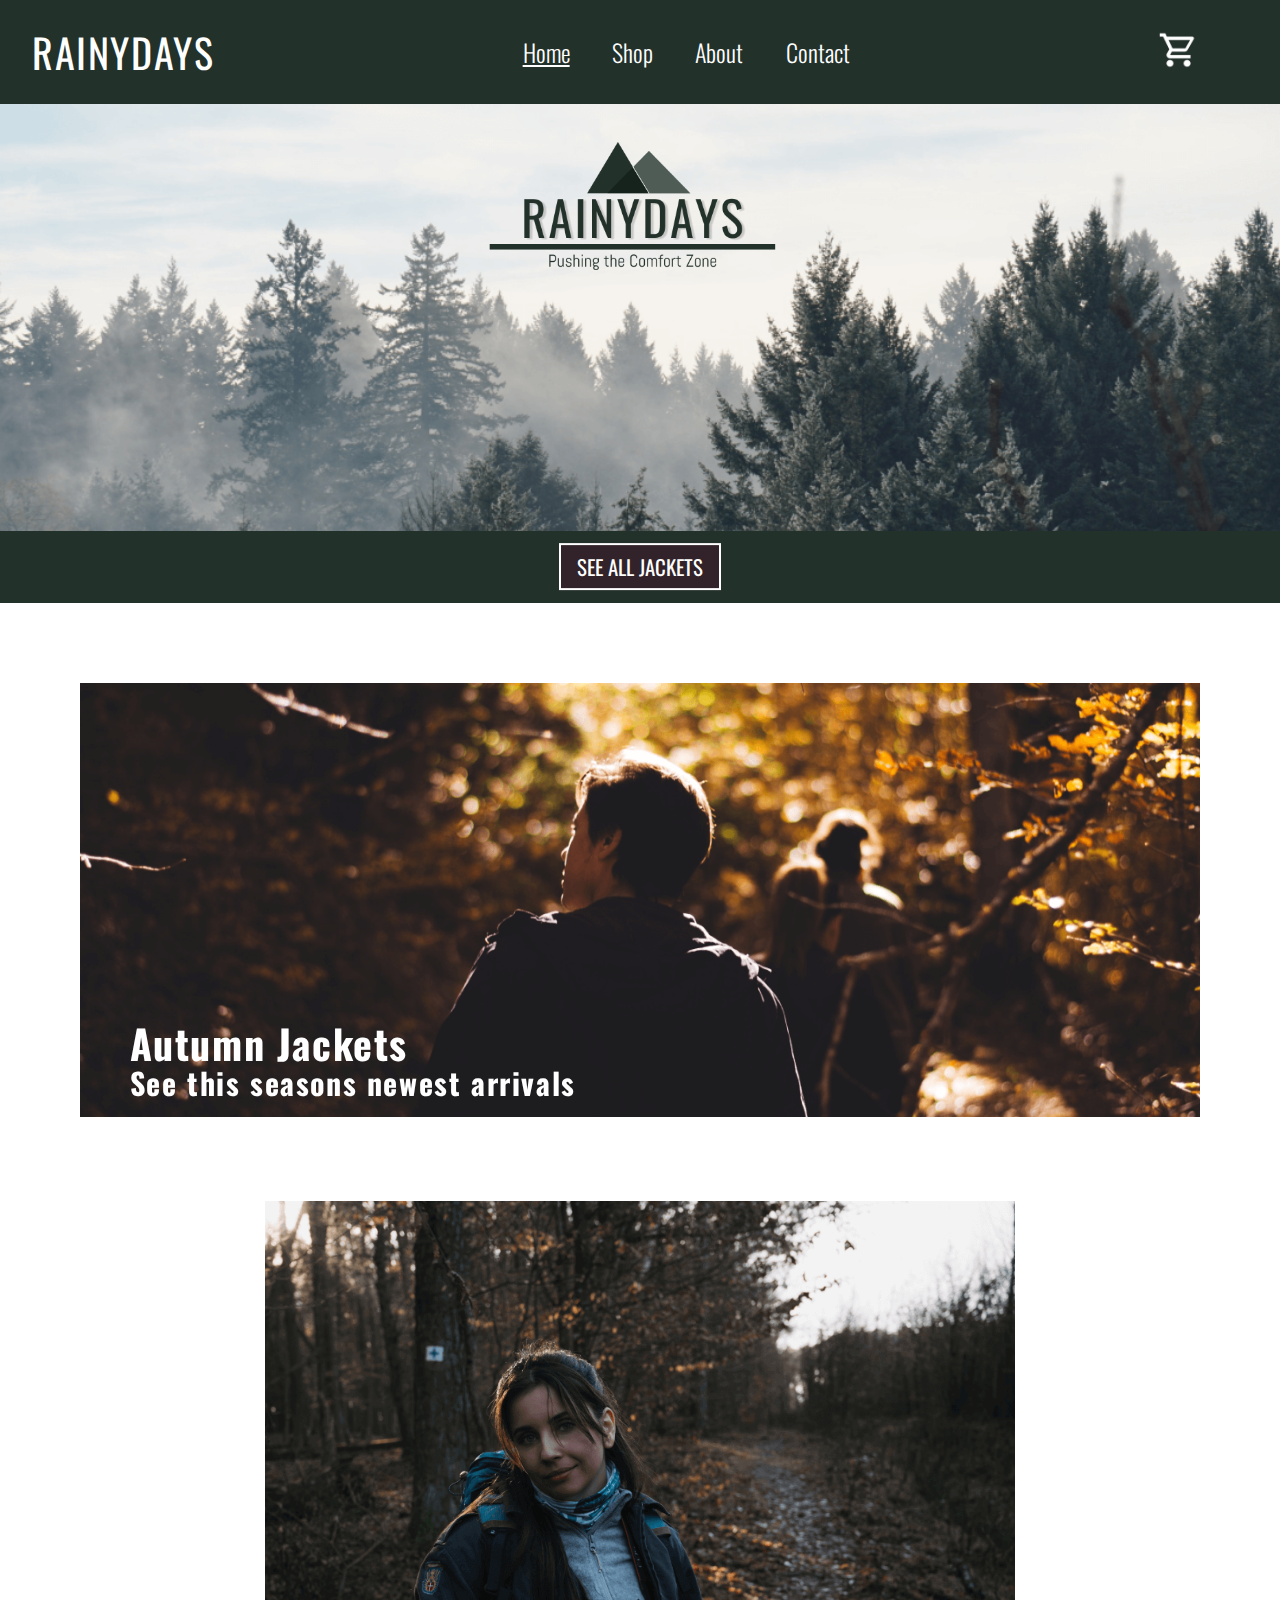
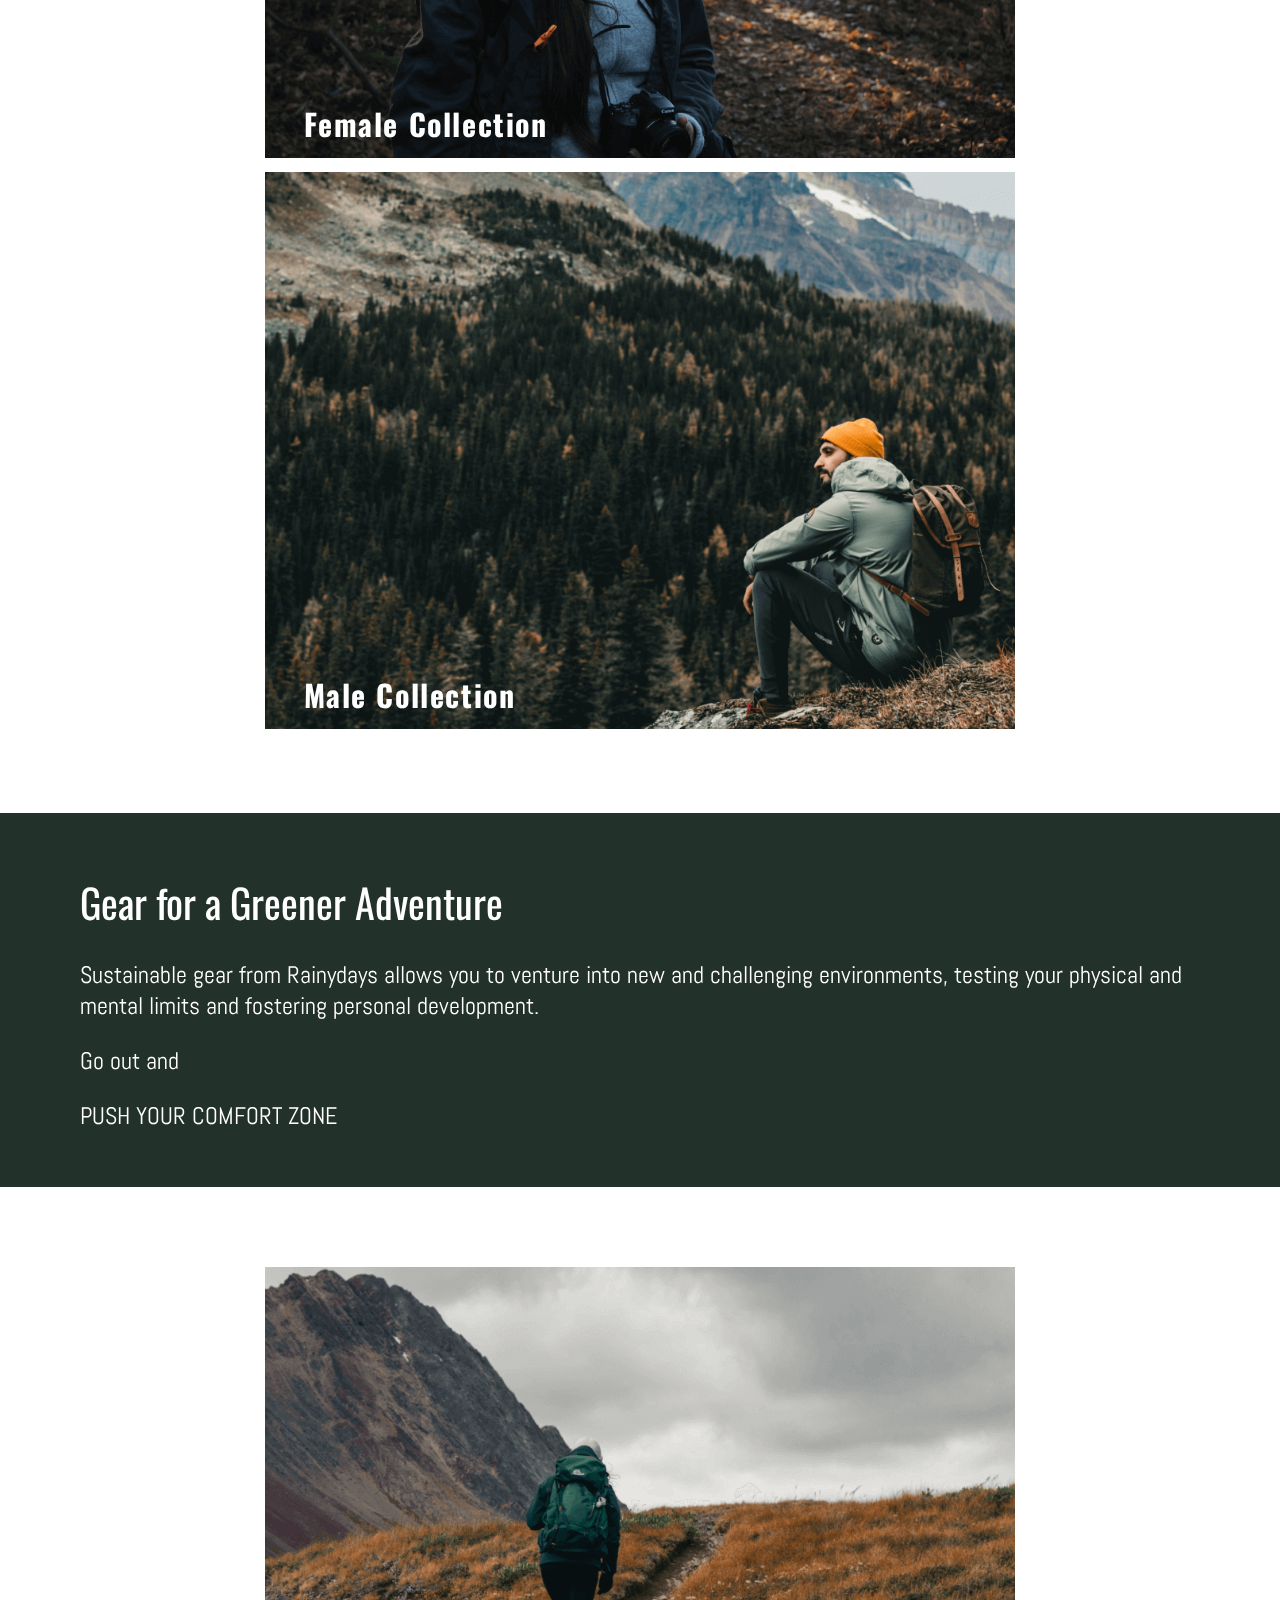
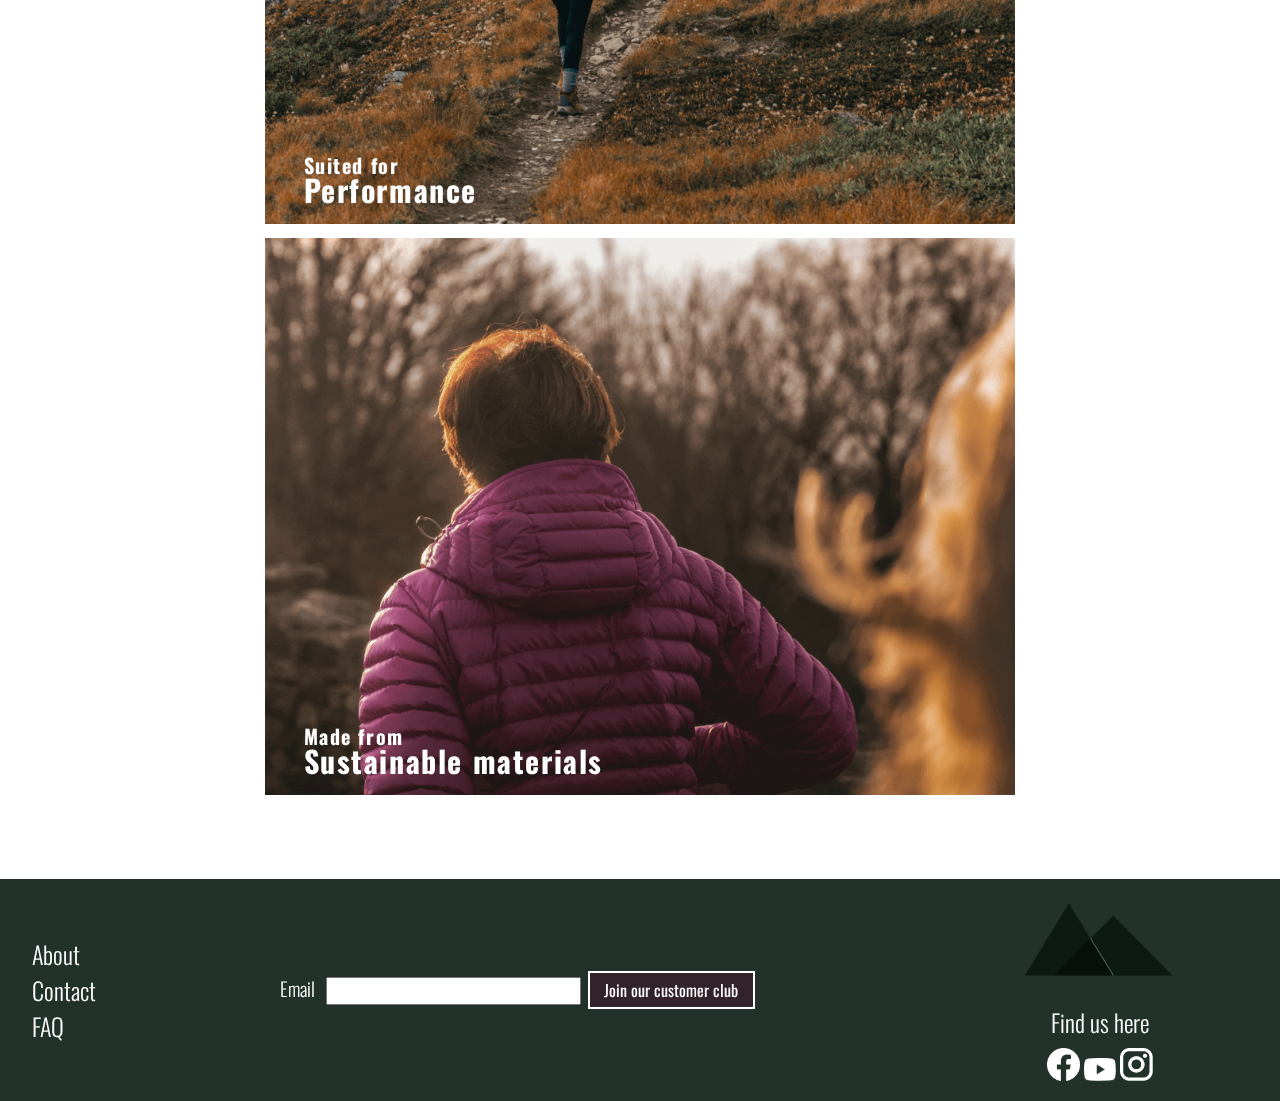
<file: index.html>
<!DOCTYPE html>
<html lang="en">
  <head>
    <meta charset="UTF-8" />
    <meta
      name="description"
      content="Discover sustainable and high-performance hiking 
    jackets at Rainydays. Explore eco-friendly outdoor gear designed for adventurers who 
    prioritize both performance and environmental responsibility. 
    Join us in the journey towards sustainable exploration."
    />
    <meta name="viewport" content="width=device-width, initial-scale=1.0" />
    <title>Rainydays | Gear for a Greener Adventure</title>
    <link rel="icon" type="image/png" href="assets/images/logo-non.png" />
    <link rel="stylesheet" href="src/css/styles.css" />
  </head>
  <body>
    <header>
      <input type="checkbox" id="checkbox-menu" />
      <label for="checkbox-menu" class="hamburger-icon"
        >&#9776;<i class="hamburger-bars"></i
      ></label>
      <a href="index.html" class="header-logo-link">
        <div class="head-logo">RAINYDAYS</div>
      </a>
      <nav class="header-nav">
        <ul>
          <li><a href="index.html" class="current">Home</a></li>
          <li><a href="shop.html">Shop</a></li>
          <li><a href="about.html">About</a></li>
          <li><a href="contact.html">Contact</a></li>
        </ul>
      </nav>
      <a href="cart.html" class="cart-icon-box">
        <img
          class="cart-icon"
          src="assets/images/cart-outline.png"
          alt="cart icon"
        />
      </a>
    </header>
    <main>
      <div class="banner-container">
        <img
          class="banner-forest"
          src="assets/images/logo-container.png"
          alt="Picture of a forest covered in morning fog"
        />
        <div>
          <img
            class="rd-logo"
            src="assets/images/LOGO-RD.png"
            alt="Rainydays mountain logo"
          />
        </div>
      </div>
      <div class="seperator-box">
        <form action="shop.html">
          <button class="main-button">SEE ALL JACKETS</button>
        </form>
      </div>
      <section>
        <div class="shop-box-1">
          <a href="shop.html">
            <img
              class="shop-image-1"
              src="assets/images/fall-collection.png"
              alt="group of people walking in a colorful forest in autumn"
            />
            <h2 class="shop-text-1">Autumn Jackets</h2>
            <h3 class="shop-text-1-2">See this seasons newest arrivals</h3>
          </a>
        </div>
      </section>
      <section class="content-box-images">
        <div class="shop-box-2">
          <a href="shop.html">
            <img
              class="shop-image-2"
              src="assets/images/female-collection.png"
              alt="woman wearing a rainydays jacket on a path in the forest"
            />
            <h2 class="shop-text-2">Female Collection</h2>
          </a>
        </div>
        <div class="shop-box-2">
          <a href="shop.html">
            <img
              class="shop-image-2"
              src="assets/images/male-collection.png"
              alt="man in a hiking jacket looking out on top of a mountain"
            />
            <h2 class="shop-text-2">Male Collection</h2>
          </a>
        </div>
      </section>
      <div class="sustainability-information">
        <h1 class="sustainability-header">Gear for a Greener Adventure</h1>
        <p>
          Sustainable gear from Rainydays allows you to venture into new and
          challenging environments, testing your physical and mental limits and
          fostering personal development.
        </p>
        <p>Go out and</p>
        <p>PUSH YOUR COMFORT ZONE</p>
      </div>
      <section class="content-box-images">
        <div class="shop-box-2">
          <a href="shop.html">
            <img
              class="shop-image-2"
              src="assets/images/performance-picture.png"
              alt="woman hiking on a path on top of a mountain"
            />
            <h3 class="shop-text-3">Suited for</h3>
            <h2 class="shop-text-2">Performance</h2>
          </a>
        </div>
        <div class="shop-box-2">
          <a href="shop.html">
            <img
              class="shop-image-2"
              src="assets/images/materials-picture.png"
              alt="woman in a purple outdoors jacket looking at the sun"
            />
            <h3 class="shop-text-3">Made from</h3>
            <h2 class="shop-text-2">Sustainable materials</h2>
          </a>
        </div>
      </section>
    </main>
    <footer>
      <div class="footer-nav">
        <a href="about.html">About</a>
        <a href="contact.html">Contact</a>
        <a href="temp.html">FAQ</a>
      </div>
      <form action="temp.html" class="footer-form">
        <label for="subscribe" class="footer-form-attributes">Email</label>
        <input
          type="email"
          id="subscribe"
          name="subscribe"
          class="footer-form-attributes"
          required
        />
        <button class="club-button">Join our customer club</button>
      </form>
      <div class="footer-logo-section">
        <img
          class="footer-logo"
          src="assets/images/Logo,_seethrough_.png"
          alt="Rainydays mountain logo"
        />
        <div class="footer-follow">Find us here</div>
        <div class="footer-socials-box">
          <img
            class="footer-socials"
            src="assets/images/Facebook-logo.png"
            alt="Facebook logo"
          />
          <img
            class="footer-socials"
            src="assets/images/Youtube-logo.png"
            alt="Youtube logo"
          />
          <img
            class="footer-socials"
            src="assets/images/Instagram-logo.png"
            alt="Instagram logo"
          />
        </div>
      </div>
    </footer>
  </body>
</html>
</file>
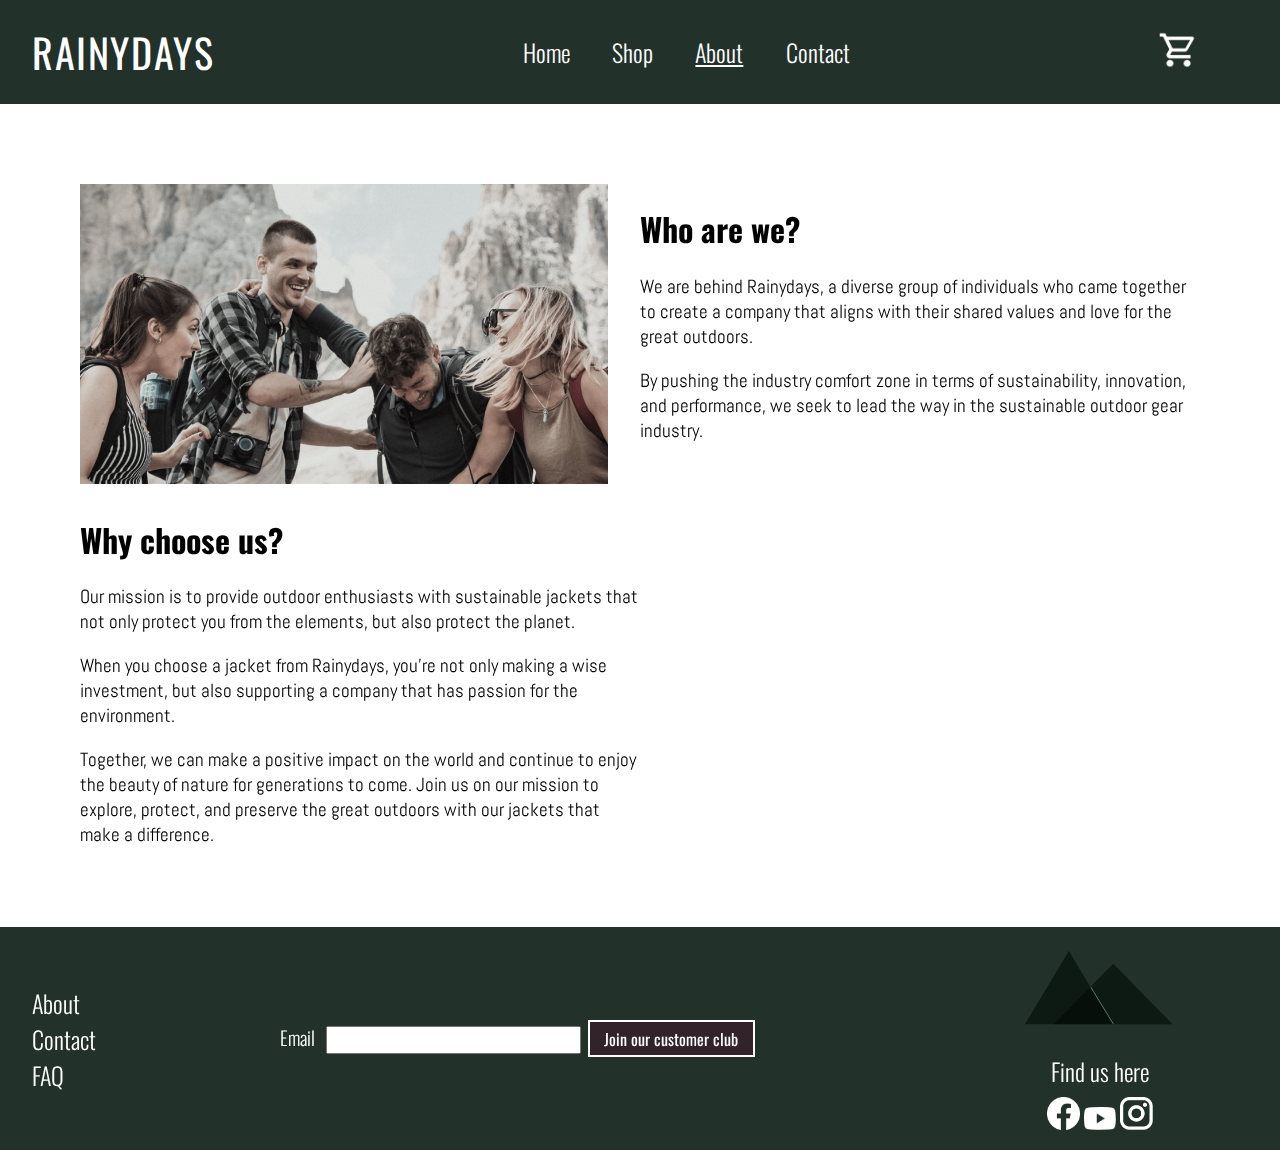
<file: about.html>
<!DOCTYPE html>
<html lang="en">
  <head>
    <meta charset="UTF-8" />
    <meta
      name="description"
      content="Learn about Rainydays, your destination for sustainable outdoor gear. 
    Discover our commitment to eco-friendly practices, explore the passion behind our high-performance hiking jackets, 
    and join a community dedicated to responsible exploration."
    />
    <meta name="viewport" content="width=device-width, initial-scale=1.0" />
    <title>Rainydays | Discover the people behind the jackets</title>
    <link rel="icon" type="image/png" href="assets/images/logo-non.png" />
    <link rel="stylesheet" href="src/css/styles.css" />
  </head>
  <body>
    <header>
      <input type="checkbox" id="checkbox-menu" />
      <label for="checkbox-menu" class="hamburger-icon"
        >&#9776;<i class="hamburger-bars"></i
      ></label>
      <a href="index.html" class="header-logo-link">
        <div class="head-logo">RAINYDAYS</div>
      </a>
      <nav class="header-nav">
        <ul>
          <li><a href="index.html">Home</a></li>
          <li><a href="shop.html">Shop</a></li>
          <li><a href="about.html" class="current">About</a></li>
          <li><a href="contact.html">Contact</a></li>
        </ul>
      </nav>
      <a href="cart.html" class="cart-icon-box">
        <img
          class="cart-icon"
          src="assets/images/cart-outline.png"
          alt="cart icon"
        />
      </a>
    </header>
    <main>
      <section class="about-group-1">
        <img
          class="about-group-img"
          src="assets/images/about-group.png"
          alt="Picture of the people behind Rainydays"
        />
        <div class="about-info-1">
          <h1 class="about-header">Who are we?</h1>
          <p>
            We are behind Rainydays, a diverse group of individuals who came
            together to create a company that aligns with their shared values
            and love for the great outdoors.
          </p>
          <p>
            By pushing the industry comfort zone in terms of sustainability,
            innovation, and performance, we seek to lead the way in the
            sustainable outdoor gear industry.
          </p>
        </div>
      </section>
      <section class="about-group-2">
        <div class="about-info-2">
          <h1 class="choose-title">Why choose us?</h1>
          <p>
            Our mission is to provide outdoor enthusiasts with sustainable
            jackets that not only protect you from the elements, but also
            protect the planet.
          </p>
          <p>
            When you choose a jacket from Rainydays, you're not only making a
            wise investment, but also supporting a company that has passion for
            the environment.
          </p>
          <p>
            Together, we can make a positive impact on the world and continue to
            enjoy the beauty of nature for generations to come. Join us on our
            mission to explore, protect, and preserve the great outdoors with
            our jackets that make a difference.
          </p>
        </div>
      </section>
    </main>
    <footer>
      <div class="footer-nav">
        <a href="about.html">About</a>
        <a href="contact.html">Contact</a>
        <a href="temp.html">FAQ</a>
      </div>
      <form action="temp.html" class="footer-form">
        <label for="subscribe" class="footer-form-attributes">Email</label>
        <input
          type="email"
          id="subscribe"
          name="subscribe"
          class="footer-form-attributes"
          required
        />
        <button class="club-button">Join our customer club</button>
      </form>
      <div class="footer-logo-section">
        <img
          class="footer-logo"
          src="assets/images/Logo,_seethrough_.png"
          alt="Rainydays mountain logo"
        />
        <div class="footer-follow">Find us here</div>
        <div class="footer-socials-box">
          <img
            class="footer-socials"
            src="assets/images/Facebook-logo.png"
            alt="Facebook logo"
          />
          <img
            class="footer-socials"
            src="assets/images/Youtube-logo.png"
            alt="Youtube logo"
          />
          <img
            class="footer-socials"
            src="assets/images/Instagram-logo.png"
            alt="Instagram logo"
          />
        </div>
      </div>
    </footer>
  </body>
</html>
</file>
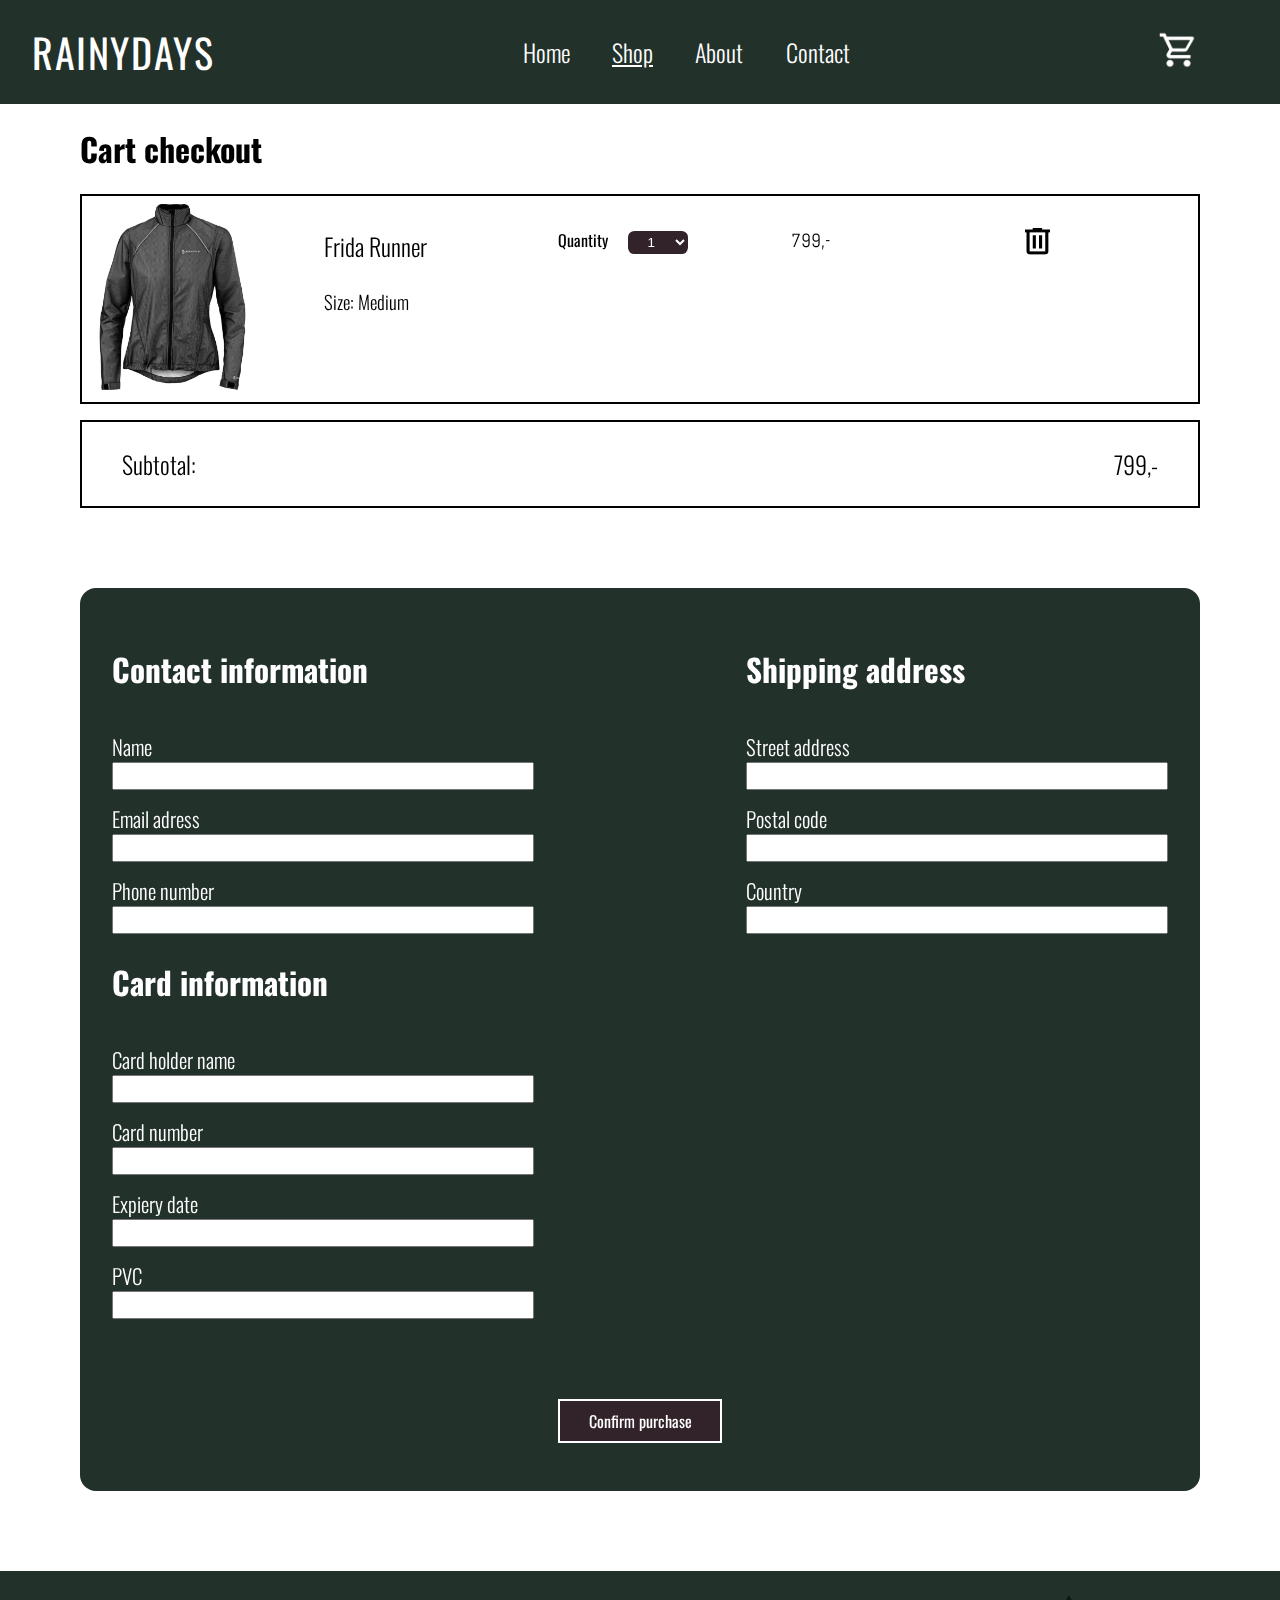
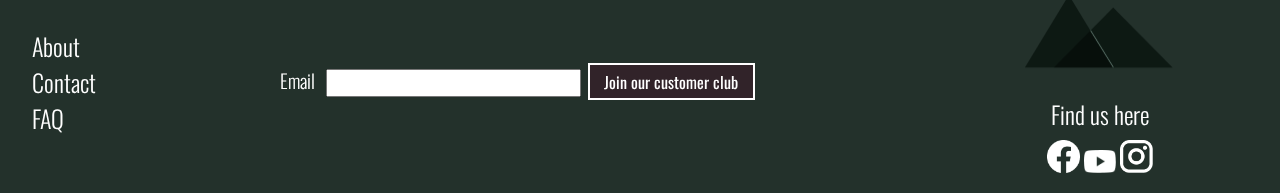
<file: cart.html>
<!DOCTYPE html>
<html lang="en">
  <head>
    <meta charset="UTF-8" />
    <meta
      name="description"
      content="Review and finalize your order with Rainydays. 
      Your shopping cart contains carefully selected sustainable hiking gear. 
      Enjoy a seamless checkout experience and embark on your next adventure with eco-friendly products."
    />
    <meta name="viewport" content="width=device-width, initial-scale=1.0" />
    <title>Rainydays | Your cart</title>
    <link rel="icon" type="image/png" href="assets/images/logo-non.png" />
    <link rel="stylesheet" href="src/css/styles.css" />
  </head>
  <body>
    <header>
      <input type="checkbox" id="checkbox-menu" />
      <label for="checkbox-menu" class="hamburger-icon"
        >&#9776;<i class="hamburger-bars"></i
      ></label>
      <a href="index.html" class="header-logo-link">
        <div class="head-logo">RAINYDAYS</div>
      </a>
      <nav class="header-nav">
        <ul>
          <li><a href="index.html">Home</a></li>
          <li><a href="shop.html" class="current">Shop</a></li>
          <li><a href="about.html">About</a></li>
          <li><a href="contact.html">Contact</a></li>
        </ul>
      </nav>
      <a href="cart.html" class="cart-icon-box">
        <img
          class="cart-icon"
          src="assets/images/cart-outline.png"
          alt="cart icon"
        />
      </a>
    </header>
    <main>
      <section>
        <div class="cart-container">
          <h1>Cart checkout</h1>
          <div class="cart-border">
            <div class="cart-jacket-box">
              <img
                class="fridarunner-img"
                src="assets/images/RainyDays_Jacket2.jpg"
                alt="Picture of Frida Runner jacket"
              />
            </div>
            <div class="cart-info">
              <h2 class="cart-content">Frida Runner</h2>
              <h3 class="cart-content">Size: Medium</h3>
            </div>
            <form class="cart-qty">
              <label for="qty" class="cart-form-content">Quantity</label>
              <select name="qty" id="qty" class="cart-form-content">
                <option value="1">1</option>
                <option value="2">2</option>
                <option value="3">3</option>
                <option value="4">4</option>
              </select>
            </form>
            <p class="cart-price">799,-</p>
            <div class="cart-remove">
              <a href="temp.html">
                <img
                  class="cart-remove-icon"
                  src="assets/images/remove-icon.png"
                  alt="Remove content in shopping cart"
                />
              </a>
            </div>
          </div>
          <div class="cart-border-subtotal">
            <h4 class="subtotal">Subtotal:</h4>
            <h5 class="subtotal-price">799,-</h5>
          </div>
        </div>
      </section>
      <section>
        <div class="cart-form-box">
          <form class="cart-form">
            <div class="cart-form-container">
              <h2>Contact information</h2>
              <label for="name" class="labels">Name</label>
              <input type="text" name="name" id="name" class="input-box" />
              <label for="email" class="labels">Email adress</label>
              <input type="email" name="email" id="email" class="input-box" />
              <label for="number" class="labels">Phone number</label>
              <input
                type="number"
                name="number"
                id="number"
                class="input-box"
              />
            </div>
            <div class="cart-form-container">
              <h2>Shipping address</h2>
              <label for="address" class="labels">Street address</label>
              <input
                type="text"
                name="address"
                id="address"
                class="input-box"
              />
              <label for="postal" class="labels">Postal code</label>
              <input type="text" name="postal" id="postal" class="input-box" />
              <label for="country" class="labels">Country</label>
              <input
                type="text"
                name="country"
                id="country"
                class="input-box"
              />
            </div>
            <div class="cart-form-container">
              <h2>Card information</h2>
              <label for="card-name" class="labels">Card holder name</label>
              <input
                type="text"
                name="card-name"
                id="card-name"
                class="input-box"
              />
              <label for="card-number" class="labels">Card number</label>
              <input
                type="text"
                name="card-number"
                id="card-number"
                class="input-box"
              />
              <label for="date" class="labels">Expiery date</label>
              <input type="text" name="date" id="date" class="input-box" />
              <label for="pvc" class="labels">PVC</label>
              <input type="text" name="pvc" id="pvc" class="input-box" />
            </div>
          </form>
          <form action="checkoutsuccess.html" class="form-button-box">
            <button class="form-button">Confirm purchase</button>
          </form>
        </div>
      </section>
    </main>
    <footer>
      <div class="footer-nav">
        <a href="about.html">About</a>
        <a href="contact.html">Contact</a>
        <a href="temp.html">FAQ</a>
      </div>
      <form action="temp.html" class="footer-form">
        <label for="subscribe" class="footer-form-attributes">Email</label>
        <input
          type="email"
          id="subscribe"
          name="subscribe"
          class="footer-form-attributes"
          required
        />
        <button class="club-button">Join our customer club</button>
      </form>
      <div class="footer-logo-section">
        <img
          class="footer-logo"
          src="assets/images/Logo,_seethrough_.png"
          alt="Rainydays mountain logo"
        />
        <div class="footer-follow">Find us here</div>
        <div class="footer-socials-box">
          <img
            class="footer-socials"
            src="assets/images/Facebook-logo.png"
            alt="Facebook logo"
          />
          <img
            class="footer-socials"
            src="assets/images/Youtube-logo.png"
            alt="Youtube logo"
          />
          <img
            class="footer-socials"
            src="assets/images/Instagram-logo.png"
            alt="Instagram logo"
          />
        </div>
      </div>
    </footer>
  </body>
</html>
</file>
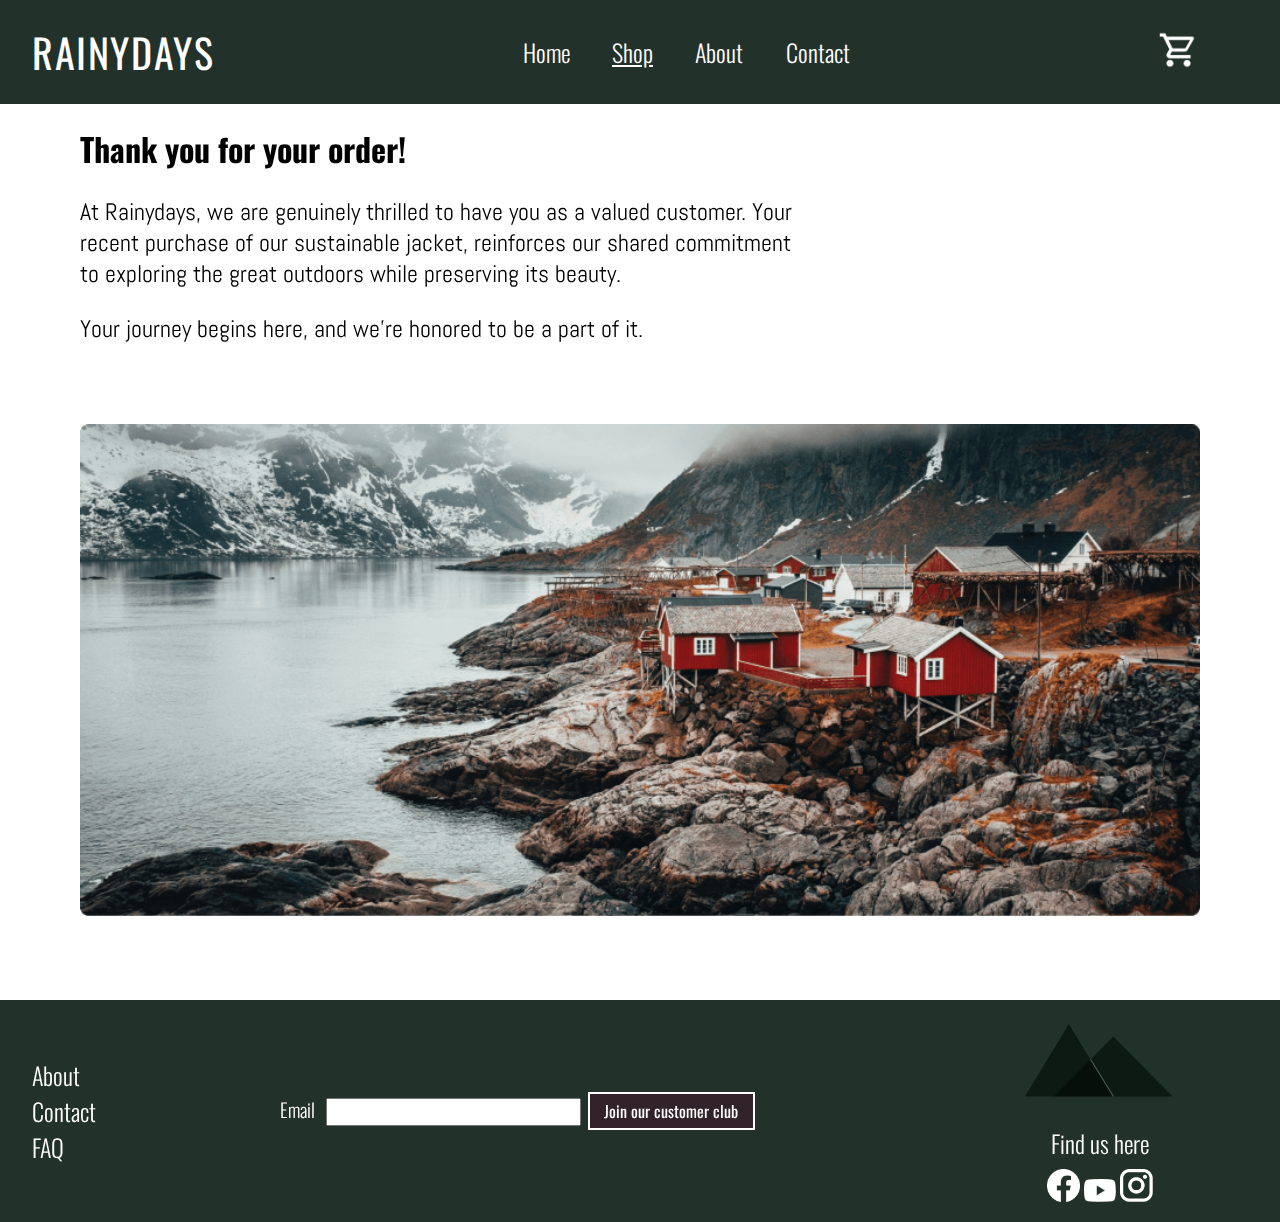
<file: checkoutsuccess.html>
<!DOCTYPE html>
<html lang="en">
  <head>
    <meta charset="UTF-8" />
    <meta
      name="description"
      content="Congratulations! Your order with Rainydays is confirmed. 
      Thank you for choosing sustainable hiking gear. 
      Expect your eco-friendly products to arrive soon. 
      Embark on your next adventure with confidence, knowing you've made a positive 
      impact on the environment."
    />
    <meta name="viewport" content="width=device-width, initial-scale=1.0" />
    <title>Rainydays | Thank you for your order</title>
    <link rel="icon" type="image/png" href="assets/images/logo-non.png" />
    <link rel="stylesheet" href="src/css/styles.css" />
  </head>
  <body>
    <header>
      <input type="checkbox" id="checkbox-menu" />
      <label for="checkbox-menu" class="hamburger-icon"
        >&#9776;<i class="hamburger-bars"></i
      ></label>
      <a href="index.html" class="header-logo-link">
        <div class="head-logo">RAINYDAYS</div>
      </a>
      <nav class="header-nav">
        <ul>
          <li><a href="index.html">Home</a></li>
          <li><a href="shop.html" class="current">Shop</a></li>
          <li><a href="about.html">About</a></li>
          <li><a href="contact.html">Contact</a></li>
        </ul>
      </nav>
      <a href="cart.html" class="cart-icon-box">
        <img
          class="cart-icon"
          src="assets/images/cart-outline.png"
          alt="cart icon"
        />
      </a>
    </header>
    <main>
      <section>
        <h1>Thank you for your order!</h1>
        <p class="general-info">
          At Rainydays, we are genuinely thrilled to have you as a valued
          customer. Your recent purchase of our sustainable jacket, reinforces
          our shared commitment to exploring the great outdoors while preserving
          its beauty.
        </p>
        <p class="general-info">
          Your journey begins here, and we're honored to be a part of it.
        </p>
      </section>
      <section>
        <div>
          <img
            class="checkout-img"
            src="assets/images/checkout-success.png"
            alt="Picture of a Norwegian village next to a lake"
          />
        </div>
      </section>
    </main>
    <footer>
      <div class="footer-nav">
        <a href="about.html">About</a>
        <a href="contact.html">Contact</a>
        <a href="temp.html">FAQ</a>
      </div>
      <form action="temp.html" class="footer-form">
        <label for="subscribe" class="footer-form-attributes">Email</label>
        <input
          type="email"
          id="subscribe"
          name="subscribe"
          class="footer-form-attributes"
          required
        />
        <button class="club-button">Join our customer club</button>
      </form>
      <div class="footer-logo-section">
        <img
          class="footer-logo"
          src="assets/images/Logo,_seethrough_.png"
          alt="Rainydays mountain logo"
        />
        <div class="footer-follow">Find us here</div>
        <div class="footer-socials-box">
          <img
            class="footer-socials"
            src="assets/images/Facebook-logo.png"
            alt="Facebook logo"
          />
          <img
            class="footer-socials"
            src="assets/images/Youtube-logo.png"
            alt="Youtube logo"
          />
          <img
            class="footer-socials"
            src="assets/images/Instagram-logo.png"
            alt="Instagram logo"
          />
        </div>
      </div>
    </footer>
  </body>
</html>
</file>
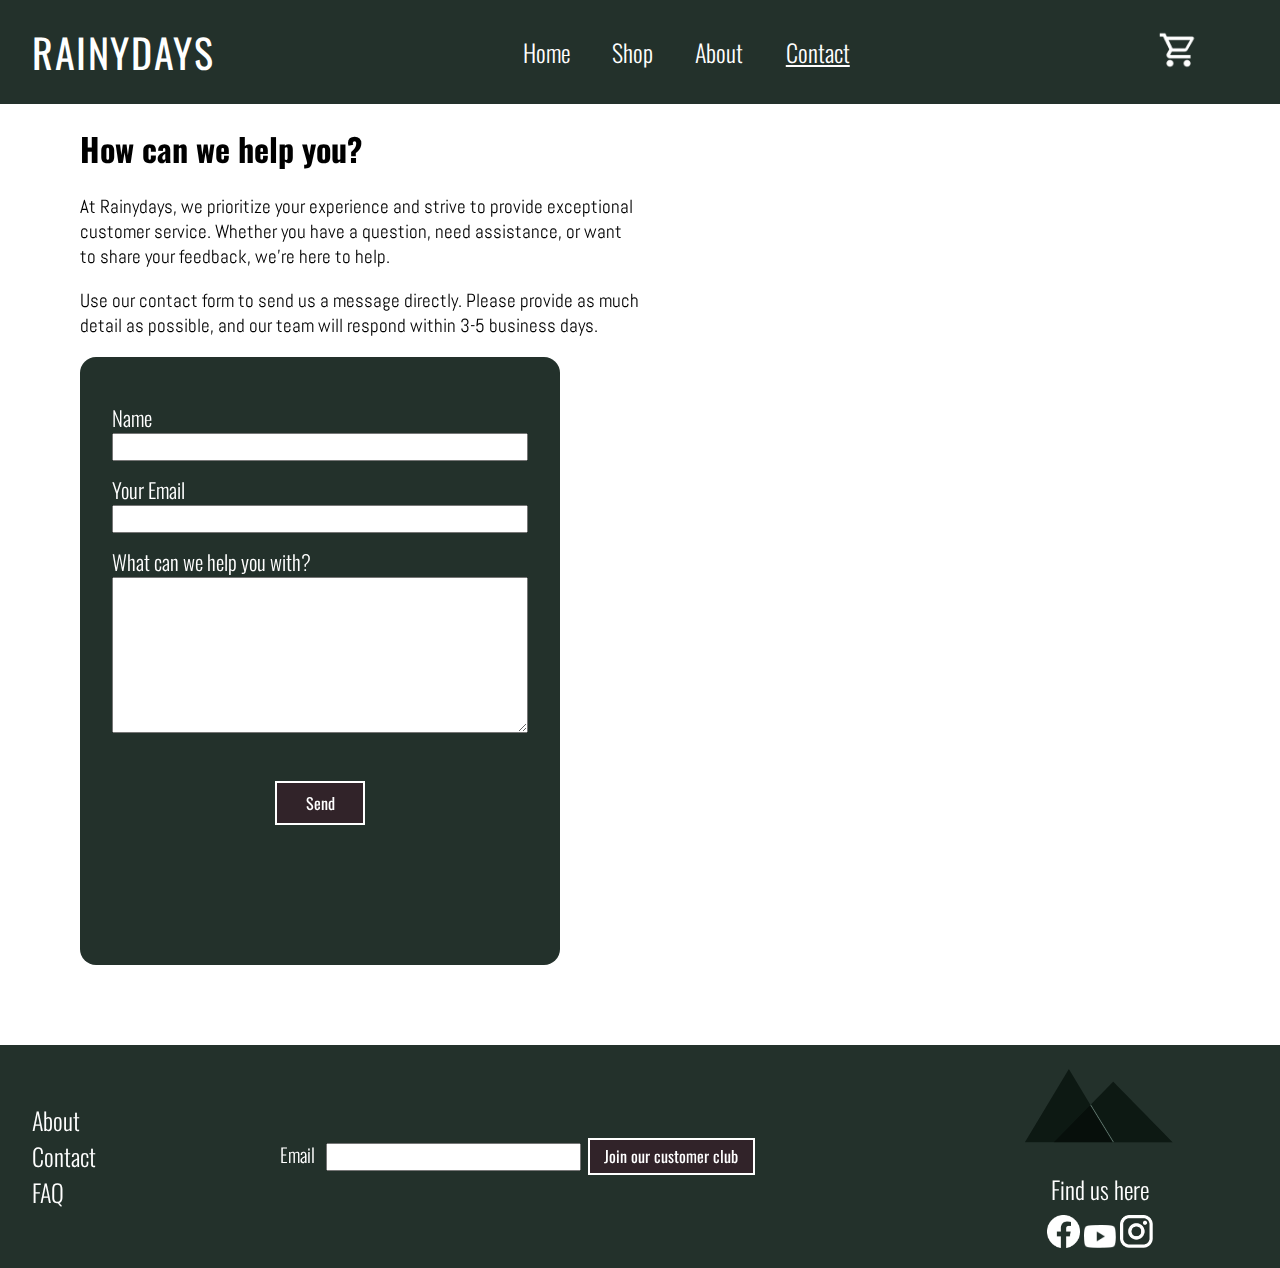
<file: contact.html>
<!DOCTYPE html>
<html lang="en">
  <head>
    <meta charset="UTF-8" />
    <meta
      name="description"
      content="Connect with Rainydays. Reach out through our user-friendly contact form here. 
    We're here to assist you. Let's start a conversation."
    />
    <meta name="viewport" content="width=device-width, initial-scale=1.0" />
    <title>Rainydays | Connect with us</title>
    <link rel="icon" type="image/png" href="assets/images/logo-non.png" />
    <link rel="stylesheet" href="src/css/styles.css" />
  </head>
  <body>
    <header>
      <input type="checkbox" id="checkbox-menu" />
      <label for="checkbox-menu" class="hamburger-icon"
        >&#9776;<i class="hamburger-bars"></i
      ></label>
      <a href="index.html" class="header-logo-link">
        <div class="head-logo">RAINYDAYS</div>
      </a>
      <nav class="header-nav">
        <ul>
          <li><a href="index.html">Home</a></li>
          <li><a href="shop.html">Shop</a></li>
          <li><a href="about.html">About</a></li>
          <li><a href="contact.html" class="current">Contact</a></li>
        </ul>
      </nav>
      <a href="cart.html" class="cart-icon-box">
        <img
          class="cart-icon"
          src="assets/images/cart-outline.png"
          alt="cart icon"
        />
      </a>
    </header>
    <main>
      <section>
        <div>
          <h1>How can we help you?</h1>
          <p class="contact-info-1">
            At Rainydays, we prioritize your experience and strive to provide
            exceptional customer service. Whether you have a question, need
            assistance, or want to share your feedback, we're here to help.
          </p>
          <p class="contact-info-1">
            Use our contact form to send us a message directly. Please provide
            as much detail as possible, and our team will respond within 3-5
            business days.
          </p>
        </div>
        <div class="contact-form-box">
          <form action="temp.html" class="contact-form">
            <label for="name" class="labels">Name</label>
            <input
              type="text"
              id="name"
              name="name"
              required
              class="input-box"
            />
            <label for="email" class="labels">Your Email</label>
            <input
              type="email"
              id="email"
              name="email"
              required
              class="input-box"
            />
            <label for="message" class="labels"
              >What can we help you with?</label
            >
            <textarea
              name="message"
              id="message"
              cols="30"
              rows="10"
              class="input-box"
            ></textarea>
            <div class="form-button-box">
              <button class="form-button">Send</button>
            </div>
          </form>
        </div>
      </section>
    </main>
    <footer>
      <div class="footer-nav">
        <a href="about.html">About</a>
        <a href="contact.html">Contact</a>
        <a href="temp.html">FAQ</a>
      </div>
      <form action="temp.html" class="footer-form">
        <label for="subscribe" class="footer-form-attributes">Email</label>
        <input
          type="email"
          id="subscribe"
          name="subscribe"
          class="footer-form-attributes"
          required
        />
        <button class="club-button">Join our customer club</button>
      </form>
      <div class="footer-logo-section">
        <img
          class="footer-logo"
          src="assets/images/Logo,_seethrough_.png"
          alt="Rainydays mountain logo"
        />
        <div class="footer-follow">Find us here</div>
        <div class="footer-socials-box">
          <img
            class="footer-socials"
            src="assets/images/Facebook-logo.png"
            alt="Facebook logo"
          />
          <img
            class="footer-socials"
            src="assets/images/Youtube-logo.png"
            alt="Youtube logo"
          />
          <img
            class="footer-socials"
            src="assets/images/Instagram-logo.png"
            alt="Instagram logo"
          />
        </div>
      </div>
    </footer>
  </body>
</html>
</file>
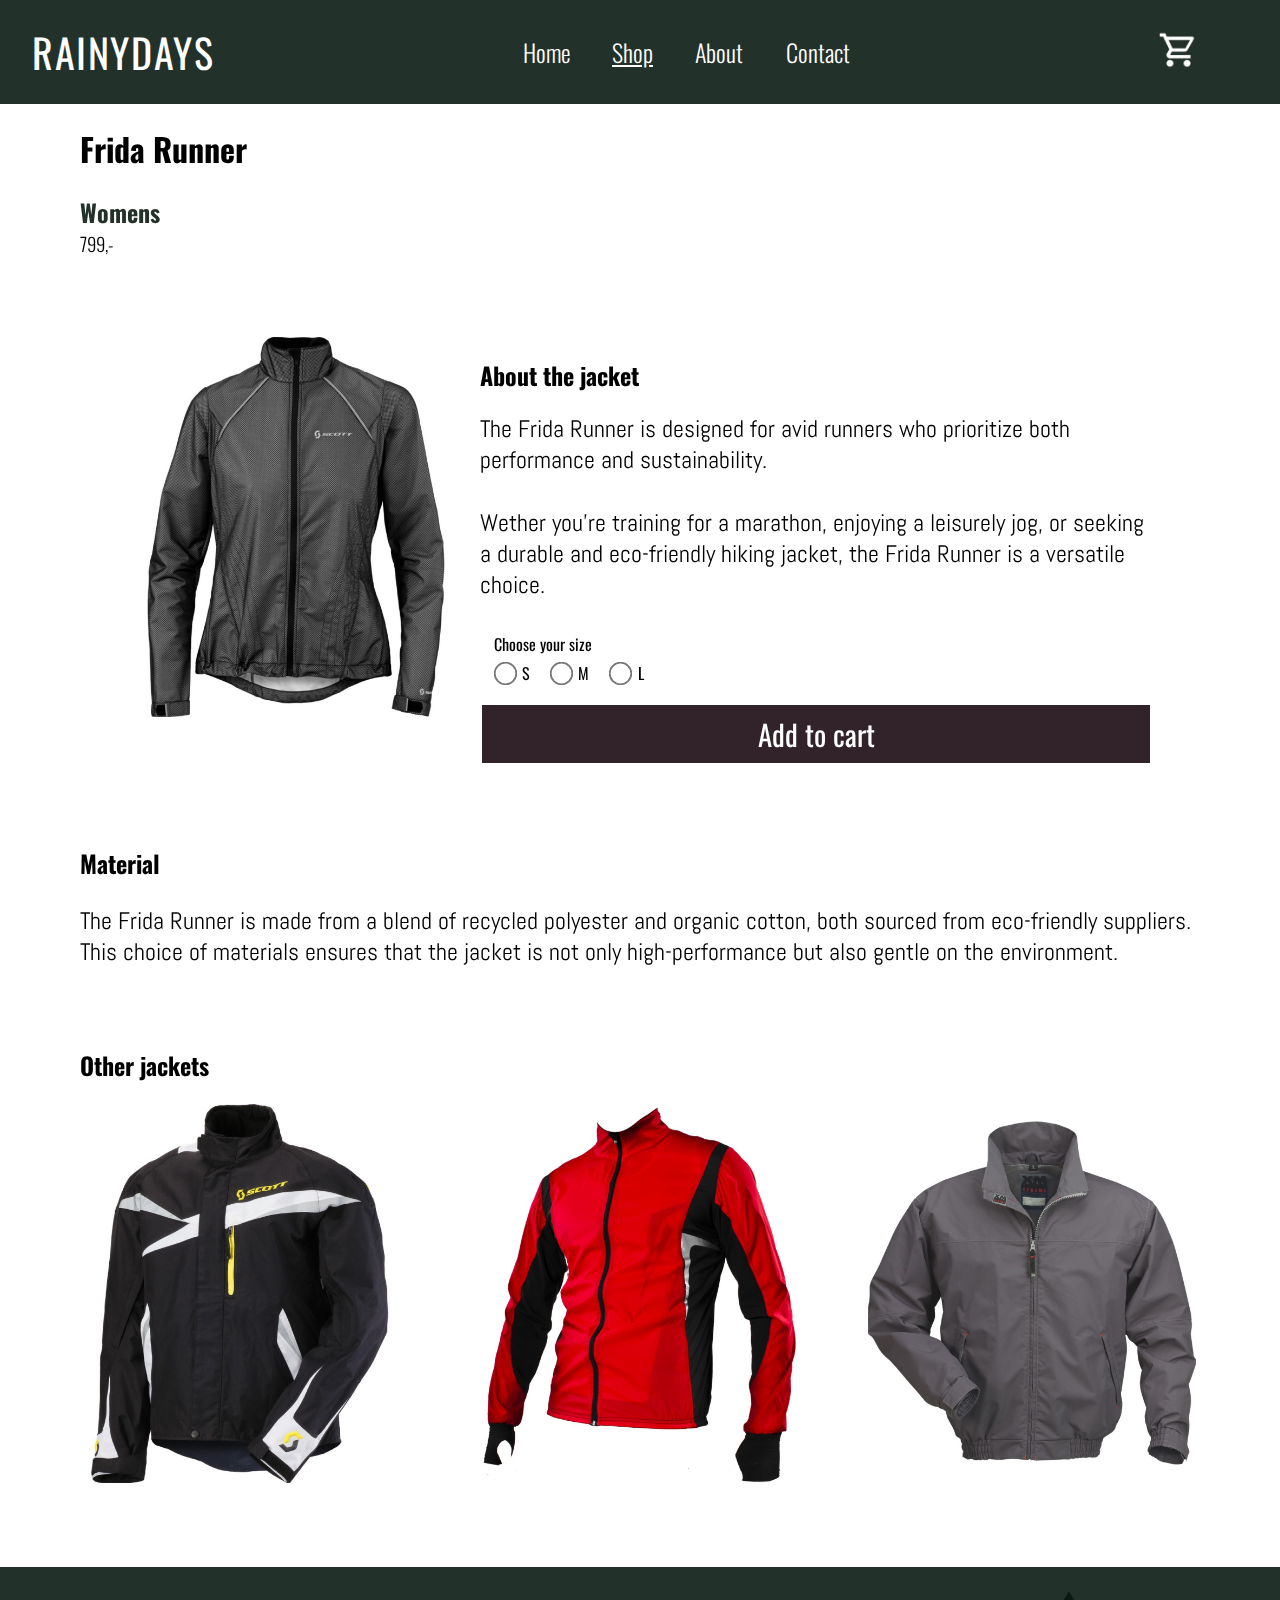
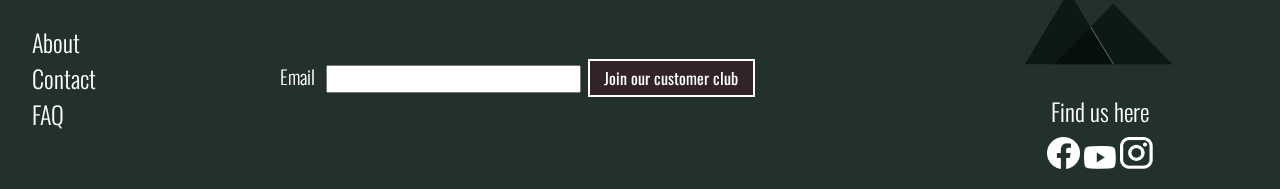
<file: fridarunner.html>
<!DOCTYPE html>
<html lang="en">
  <head>
    <meta charset="UTF-8" />
    <meta
      name="description"
      content="Introducing the Frida Runner by Rainydays. 
      Elevate your outdoor experience with this sustainable hiking jacket, 
      crafted for performance and eco-conscious adventurers. Weather-resistant, 
      breathable, and stylish. Discover the perfect companion for your next adventure."
    />
    <meta name="viewport" content="width=device-width, initial-scale=1.0" />
    <title>Rainydays | Frida Runner</title>
    <link rel="icon" type="image/png" href="assets/images/logo-non.png" />
    <link rel="stylesheet" href="src/css/styles.css" />
  </head>
  <body>
    <header>
      <input type="checkbox" id="checkbox-menu" />
      <label for="checkbox-menu" class="hamburger-icon"
        >&#9776;<i class="hamburger-bars"></i
      ></label>
      <a href="index.html" class="header-logo-link">
        <div class="head-logo">RAINYDAYS</div>
      </a>
      <nav class="header-nav">
        <ul>
          <li><a href="index.html">Home</a></li>
          <li><a href="shop.html" class="current">Shop</a></li>
          <li><a href="about.html">About</a></li>
          <li><a href="contact.html">Contact</a></li>
        </ul>
      </nav>
      <a href="cart.html" class="cart-icon-box">
        <img
          class="cart-icon"
          src="assets/images/cart-outline.png"
          alt="cart icon"
        />
      </a>
    </header>
    <main>
      <section>
        <h1>Frida Runner</h1>
        <h2 class="gender">Womens</h2>
        <h3 class="price">799,-</h3>
      </section>
      <section class="fridarunner-box">
        <div class="fridarunner-img-box">
          <img
            class="fridarunner-img"
            src="assets/images/RainyDays_Jacket2.jpg"
            alt="Picture of Frida Runner jacket"
          />
        </div>
        <div class="fridarunner-information-box">
          <h2 class="fr-headers">About the jacket</h2>
          <p class="fridarunner-information">
            The Frida Runner is designed for avid runners who prioritize both
            performance and sustainability.
          </p>
          <p class="fridarunner-information">
            Wether you're training for a marathon, enjoying a leisurely jog, or
            seeking a durable and eco-friendly hiking jacket, the Frida Runner
            is a versatile choice.
          </p>
          <form action="cart.html" class="size-add-form">
            <fieldset>
              <legend>Choose your size</legend>
              <input
                type="radio"
                name="size"
                value="S"
                id="size-range-s"
                class="size-range"
              />
              <label for="size-range-s" class="size-name">S</label>
              <input
                type="radio"
                name="size"
                value="M"
                id="size-range-m"
                class="size-range"
              />
              <label for="size-range-m" class="size-name">M</label>
              <input
                type="radio"
                name="size"
                value="L"
                id="size-range-l"
                class="size-range"
              />
              <label for="size-range-l" class="size-name">L</label>
            </fieldset>
            <button class="add-button">Add to cart</button>
          </form>
        </div>
      </section>
      <section>
        <h2 class="fr-headers">Material</h2>
        <p class="material-information">
          The Frida Runner is made from a blend of recycled polyester and
          organic cotton, both sourced from eco-friendly suppliers. This choice
          of materials ensures that the jacket is not only high-performance but
          also gentle on the environment.
        </p>
      </section>
      <section>
        <h2 class="fr-headers">Other jackets</h2>
        <div class="other-img-box">
          <div class="other-img-1">
            <a href="shop.html">
              <img
                src="assets/images/RainyDays_Jacket4.jpg"
                alt="Picture of Bendik Mountain jacket"
                class="other-img-2"
              />
            </a>
          </div>
          <div class="other-img-1">
            <a href="shop.html">
              <img
                src="assets/images/RainyDays_Jacket3.jpg"
                alt="Picture of Axel Trainee jacket"
                class="other-img-2"
              />
            </a>
          </div>
          <div class="other-img-1">
            <a href="shop.html">
              <img
                src="assets/images/RainyDays_Jacket5.jpg"
                alt="Picture of Julia Walker jacket"
                class="other-img-2"
              />
            </a>
          </div>
        </div>
      </section>
    </main>
    <footer>
      <div class="footer-nav">
        <a href="about.html">About</a>
        <a href="contact.html">Contact</a>
        <a href="temp.html">FAQ</a>
      </div>
      <form action="temp.html" class="footer-form">
        <label for="subscribe" class="footer-form-attributes">Email</label>
        <input
          type="email"
          id="subscribe"
          name="subscribe"
          class="footer-form-attributes"
          required
        />
        <button class="club-button">Join our customer club</button>
      </form>
      <div class="footer-logo-section">
        <img
          class="footer-logo"
          src="assets/images/Logo,_seethrough_.png"
          alt="Rainydays mountain logo"
        />
        <div class="footer-follow">Find us here</div>
        <div class="footer-socials-box">
          <img
            class="footer-socials"
            src="assets/images/Facebook-logo.png"
            alt="Facebook logo"
          />
          <img
            class="footer-socials"
            src="assets/images/Youtube-logo.png"
            alt="Youtube logo"
          />
          <img
            class="footer-socials"
            src="assets/images/Instagram-logo.png"
            alt="Instagram logo"
          />
        </div>
      </div>
    </footer>
  </body>
</html>
</file>
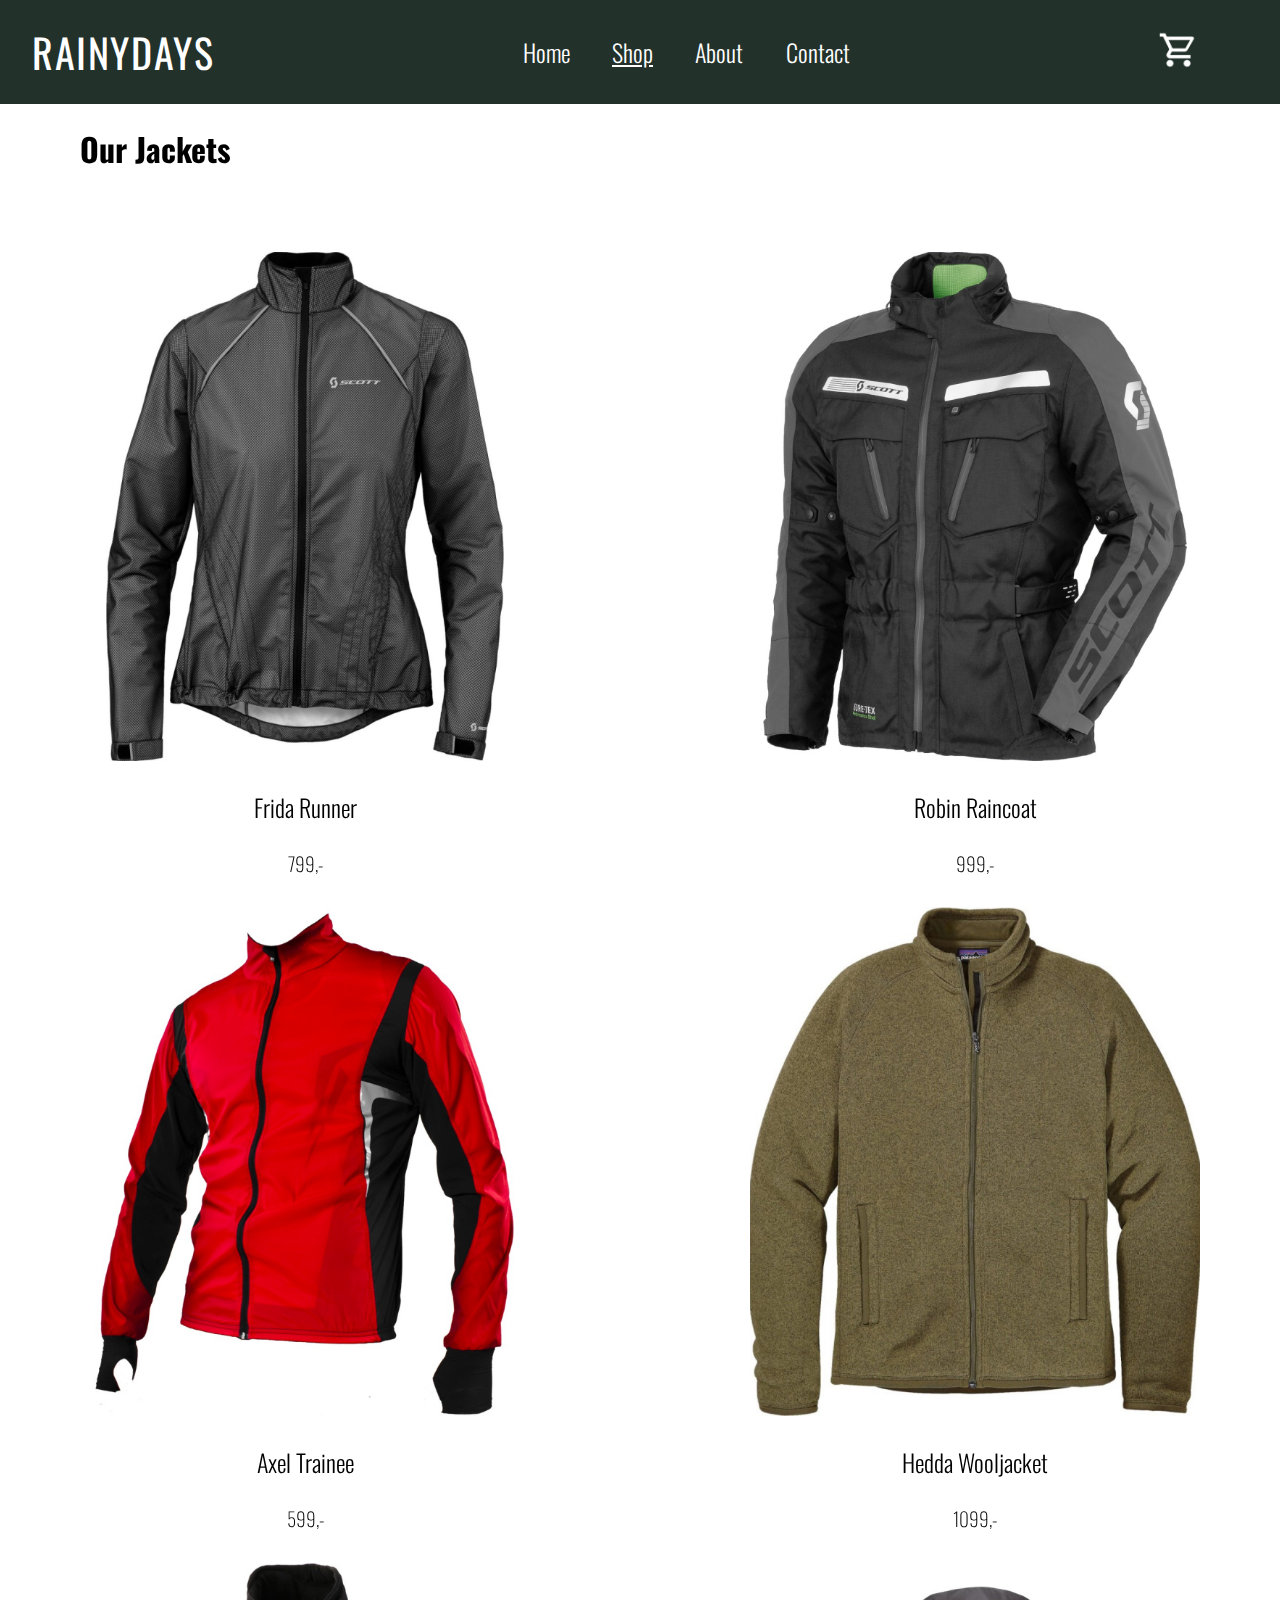
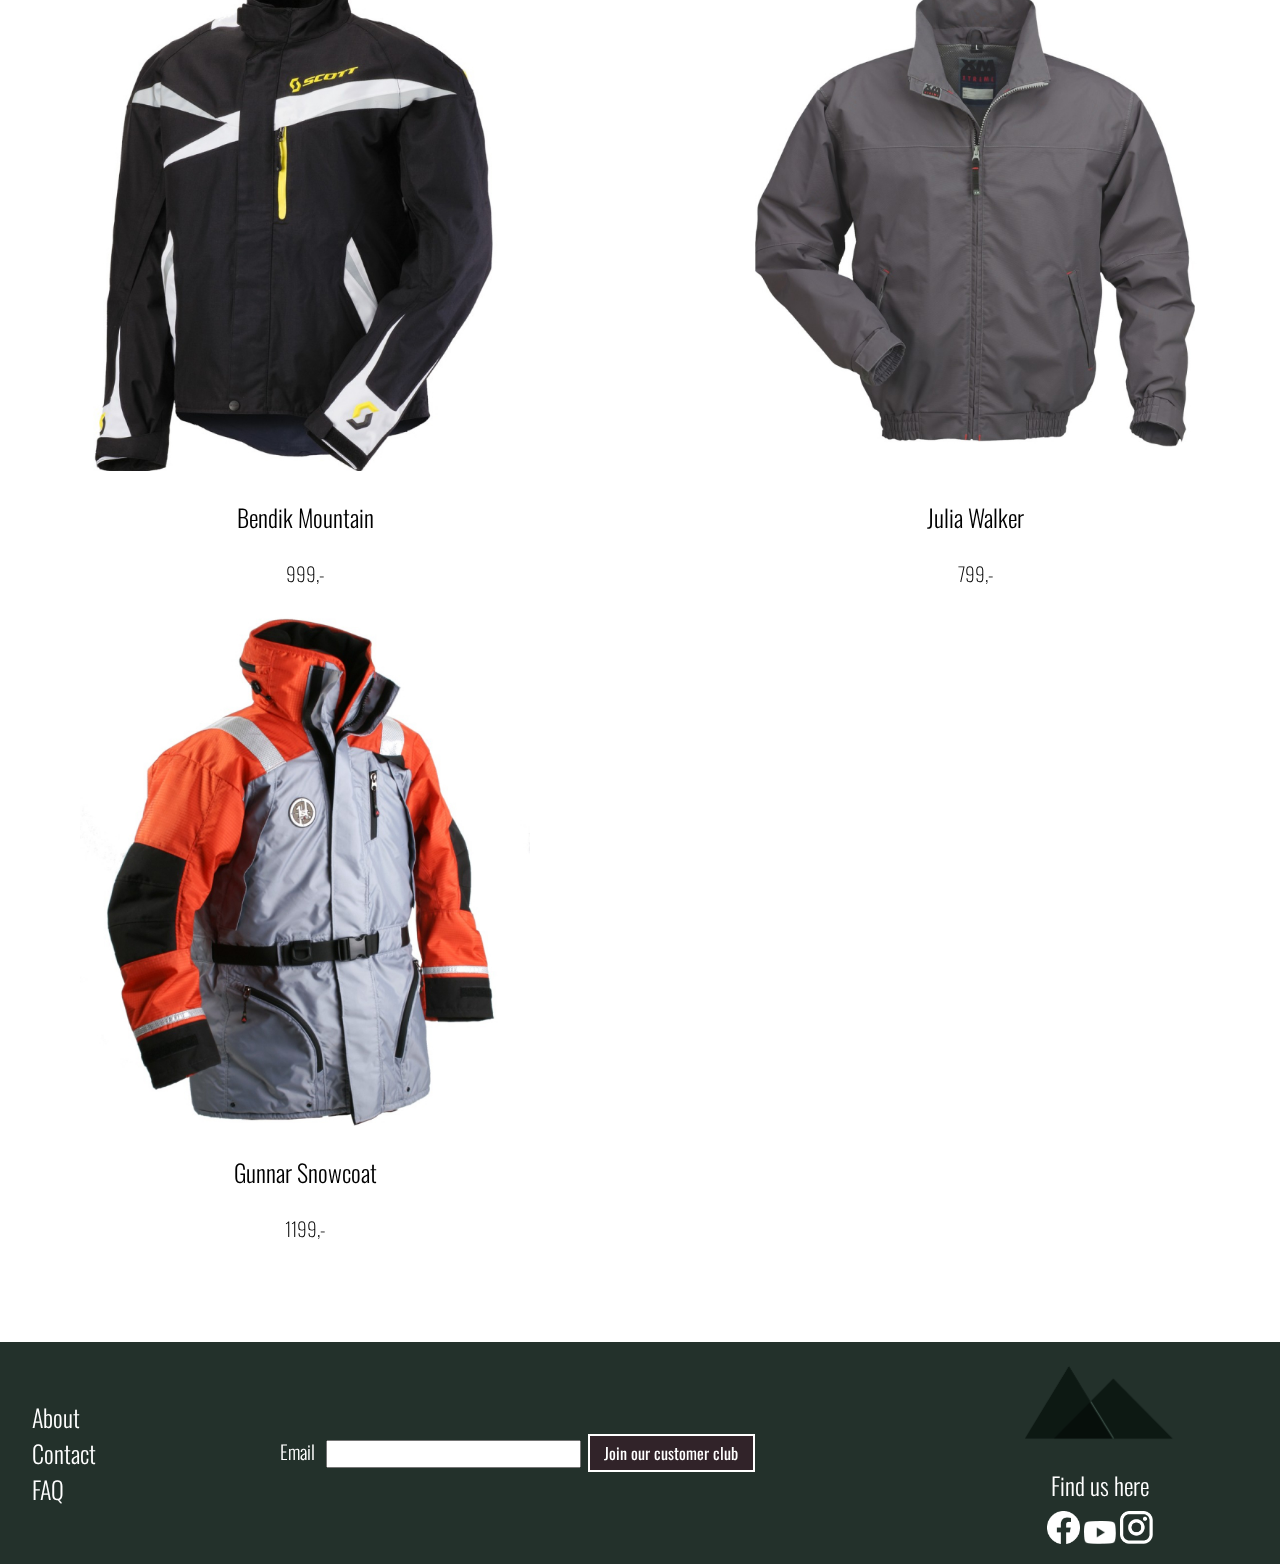
<file: shop.html>
<!DOCTYPE html>
<html lang="en">
  <head>
    <meta charset="UTF-8" />
    <meta
      name="description"
      content="Discover our eco-friendly jackets. These sustainable hiking 
    jackets combines style with high-performance features for your outdoor adventures. 
    Elevate your gear and embrace sustainable exploration."
    />
    <meta name="viewport" content="width=device-width, initial-scale=1.0" />
    <title>Rainydays | Find your jacket here</title>
    <link rel="icon" type="image/png" href="assets/images/logo-non.png" />
    <link rel="stylesheet" href="src/css/styles.css" />
  </head>
  <body>
    <header>
      <input type="checkbox" id="checkbox-menu" />
      <label for="checkbox-menu" class="hamburger-icon"
        >&#9776;<i class="hamburger-bars"></i
      ></label>
      <a href="index.html" class="header-logo-link">
        <div class="head-logo">RAINYDAYS</div>
      </a>
      <nav class="header-nav">
        <ul>
          <li><a href="index.html">Home</a></li>
          <li><a href="shop.html" class="current">Shop</a></li>
          <li><a href="about.html">About</a></li>
          <li><a href="contact.html">Contact</a></li>
        </ul>
      </nav>
      <a href="cart.html" class="cart-icon-box">
        <img
          class="cart-icon"
          src="assets/images/cart-outline.png"
          alt="cart icon"
        />
      </a>
    </header>
    <main>
      <section>
        <div>
          <h1>Our Jackets</h1>
        </div>
      </section>
      <section class="shop-page-content">
        <div class="shop-page-boxes">
          <a href="fridarunner.html" class="jacket-page-link">
            <img
              class="shop-jacket-img"
              src="assets/images/RainyDays_Jacket2.jpg"
              alt="Picture of Frida Runner jacket"
            />
            <p class="jacket-info-1">Frida Runner</p>
            <p class="jacket-info-2">799,-</p>
          </a>
        </div>
        <div class="shop-page-boxes">
          <a href="fridarunner.html" class="jacket-page-link">
            <img
              class="shop-jacket-img"
              src="assets/images/RainyDays_Jacket6.jpg"
              alt="Picture of Robin Raincoat jacket"
            />
            <p class="jacket-info-1">Robin Raincoat</p>
            <p class="jacket-info-2">999,-</p>
          </a>
        </div>
        <div class="shop-page-boxes">
          <a href="fridarunner.html" class="jacket-page-link">
            <img
              class="shop-jacket-img"
              src="assets/images/RainyDays_Jacket3.jpg"
              alt="Picture of Axel Trainee jacket"
            />
            <p class="jacket-info-1">Axel Trainee</p>
            <p class="jacket-info-2">599,-</p>
          </a>
        </div>
        <div class="shop-page-boxes">
          <a href="fridarunner.html" class="jacket-page-link">
            <img
              class="shop-jacket-img"
              src="assets/images/RainyDays_Jacket7.jpg"
              alt="Picture of Hedda Wooljacket jacket"
            />
            <p class="jacket-info-1">Hedda Wooljacket</p>
            <p class="jacket-info-2">1099,-</p>
          </a>
        </div>
        <div class="shop-page-boxes">
          <a href="fridarunner.html" class="jacket-page-link">
            <img
              class="shop-jacket-img"
              src="assets/images/RainyDays_Jacket4.jpg"
              alt="Picture of Bendik Mountain jacket"
            />
            <p class="jacket-info-1">Bendik Mountain</p>
            <p class="jacket-info-2">999,-</p>
          </a>
        </div>
        <div class="shop-page-boxes">
          <a href="fridarunner.html" class="jacket-page-link">
            <img
              class="shop-jacket-img"
              src="assets/images/RainyDays_Jacket5.jpg"
              alt="Picture of Julia Walker jacket"
            />
            <p class="jacket-info-1">Julia Walker</p>
            <p class="jacket-info-2">799,-</p>
          </a>
        </div>
        <div class="shop-page-boxes">
          <a href="fridarunner.html" class="jacket-page-link">
            <img
              class="shop-jacket-img"
              src="assets/images/RainyDays_Jacket1.jpg"
              alt="Picture of Gunnar Snowcoat jacket"
            />
            <p class="jacket-info-1">Gunnar Snowcoat</p>
            <p class="jacket-info-2">1199,-</p>
          </a>
        </div>
      </section>
    </main>
    <footer>
      <div class="footer-nav">
        <a href="about.html">About</a>
        <a href="contact.html">Contact</a>
        <a href="temp.html">FAQ</a>
      </div>
      <form action="temp.html" class="footer-form">
        <label for="subscribe" class="footer-form-attributes">Email</label>
        <input
          type="email"
          id="subscribe"
          name="subscribe"
          class="footer-form-attributes"
          required
        />
        <button class="club-button">Join our customer club</button>
      </form>
      <div class="footer-logo-section">
        <img
          class="footer-logo"
          src="assets/images/Logo,_seethrough_.png"
          alt="Rainydays mountain logo"
        />
        <div class="footer-follow">Find us here</div>
        <div class="footer-socials-box">
          <img
            class="footer-socials"
            src="assets/images/Facebook-logo.png"
            alt="Facebook logo"
          />
          <img
            class="footer-socials"
            src="assets/images/Youtube-logo.png"
            alt="Youtube logo"
          />
          <img
            class="footer-socials"
            src="assets/images/Instagram-logo.png"
            alt="Instagram logo"
          />
        </div>
      </div>
    </footer>
  </body>
</html>
</file>
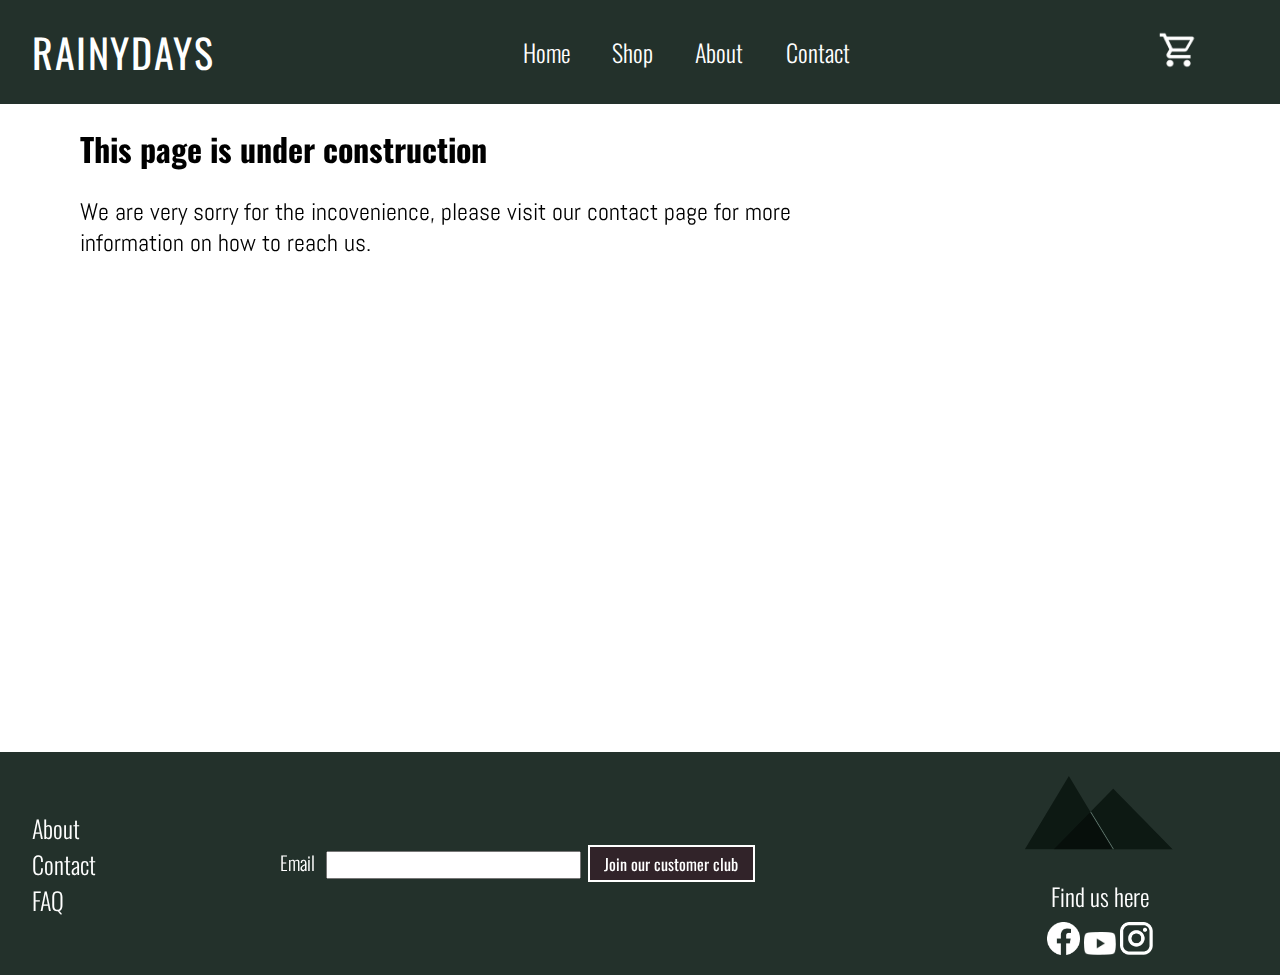
<file: temp.html>
<!DOCTYPE html>
<html lang="en">
  <head>
    <meta charset="UTF-8" />
    <meta
      name="description"
      content="This page is under construction. 
      We are sorry for the incovenience"
    />
    <meta name="viewport" content="width=device-width, initial-scale=1.0" />
    <title>Rainydays | </title>
    <link rel="icon" type="image/png" href="assets/images/logo-non.png" />
    <link rel="stylesheet" href="src/css/styles.css" />
  </head>
  <body>
    <header>
      <input type="checkbox" id="checkbox-menu" />
      <label for="checkbox-menu" class="hamburger-icon"
        >&#9776;<i class="hamburger-bars"></i
      ></label>
      <a href="index.html" class="header-logo-link">
        <div class="head-logo">RAINYDAYS</div>
      </a>
      <nav class="header-nav">
        <ul>
          <li><a href="index.html">Home</a></li>
          <li><a href="shop.html">Shop</a></li>
          <li><a href="about.html">About</a></li>
          <li><a href="contact.html">Contact</a></li>
        </ul>
      </nav>
      <a href="cart.html" class="cart-icon-box">
        <img
          class="cart-icon"
          src="assets/images/cart-outline.png"
          alt="cart icon"
        />
      </a>
    </header>
    <main>
      <section>
        <h1>This page is under construction</h1>
        <p class="general-info">
          We are very sorry for the incovenience, please visit our contact page
          for more information on how to reach us.
        </p>
      </section>
      <br /><br /><br /><br /><br /><br /><br /><br /><br /><br /><br /><br /><br /><br /><br /><br /><br /><br /><br /><br /><br /><br /><br />
    </main>
    <footer>
      <div class="footer-nav">
        <a href="about.html">About</a>
        <a href="contact.html">Contact</a>
        <a href="temp.html">FAQ</a>
      </div>
      <form action="temp.html" class="footer-form">
        <label for="subscribe" class="footer-form-attributes">Email</label>
        <input
          type="email"
          id="subscribe"
          name="subscribe"
          class="footer-form-attributes"
          required
        />
        <button class="club-button">Join our customer club</button>
      </form>
      <div class="footer-logo-section">
        <img
          class="footer-logo"
          src="assets/images/Logo,_seethrough_.png"
          alt="Rainydays mountain logo"
        />
        <div class="footer-follow">Find us here</div>
        <div class="footer-socials-box">
          <img
            class="footer-socials"
            src="assets/images/Facebook-logo.png"
            alt="Facebook logo"
          />
          <img
            class="footer-socials"
            src="assets/images/Youtube-logo.png"
            alt="Youtube logo"
          />
          <img
            class="footer-socials"
            src="assets/images/Instagram-logo.png"
            alt="Instagram logo"
          />
        </div>
      </div>
    </footer>
  </body>
</html>
</file>
<file: src/css/styles.css>
@import url("./reset.css");
@import url("https://fonts.googleapis.com/css2?family=Abel&display=swap");
@import url("https://fonts.googleapis.com/css2?family=Oswald:wght@200;300;400&display=swap");

/*-----header-----*/
header {
  width: 100%;
  background-color: #23312b;
  display: flex;
  justify-content: space-between;
  align-items: center;
  padding-left: 2rem;
  padding-right: 2rem;
  height: 6.5rem;
  position: relative;
}
header .head-logo {
  font-family: "Oswald", sans-serif;
  color: #fff;
  font-size: 2.5rem;
  font-weight: 400;
  line-height: normal;
  letter-spacing: 0.1rem;
}
.header-logo-link {
  text-decoration: none;
}
.header-nav ul {
  text-align: center;
  padding: 0;
}
.hamburger-icon {
  color: #fff;
  font-size: 2rem;
}
.header-nav,
#checkbox-menu {
  display: none;
}
#checkbox-menu:checked ~ .header-nav {
  display: inline-block;
}
.header-nav li {
  display: inline-block;
}
.header-nav {
  position: absolute;
  background-color: #23312b;
  left: 3.55rem;
}
nav a {
  text-decoration: none;
  color: #fff;
  padding: 0.8rem 1.2rem;
  font-family: "Oswald", sans-serif;
  font-weight: 300;
  font-size: 1.5rem;
}
nav a:hover {
  text-decoration: underline;
}
.current {
  text-decoration: underline;
}
.cart-icon {
  width: 45%;
  height: auto;
}
@media (min-width: 768px) {
  .header-nav {
    display: block;
    position: static;
  }
  .hamburger-icon {
    display: none;
  }
}
@media (max-width: 768px) {
  nav a {
    padding: 0.2rem 0.6rem;
  }
}

/*-----all-----*/
h1,
h2,
h3,
h4,
h5,
h6,
form,
button {
  font-family: "Oswald", sans-serif;
}
p {
  font-family: "Abel", sans-serif;
}
button {
  background-color: #312329;
  color: #fff;
  font-weight: 400;
  border-style: solid;
  border-color: #fff;
  cursor: pointer;
}
section {
  margin-left: 5rem;
  margin-right: 5rem;
  margin-bottom: 5rem;
}
.general-info {
  font-size: 1.5rem;
  max-width: 60ch;
}
@media (max-width: 768px) {
  .general-info {
    margin: 0 auto;
    padding: 0rem 0.5rem 1rem 0.5rem;
  }
}
@media (min-width: 1980px) {
  section {
    margin-left: 10rem;
    margin-right: 10rem;
  }
}

/*-----main-----*/
.shop-text-1,
.shop-text-1-2,
.shop-text-2,
.shop-text-3 {
  letter-spacing: 0.1rem;
  margin: 1rem;
}
.banner-container {
  position: relative;
  width: 100%;
  height: 0;
  padding-top: calc(100% * (100 / 300));
}
.banner-forest {
  width: 100%;
  height: 100%;
  object-fit: cover;
  position: absolute;
  top: 0;
}
.rd-logo {
  width: 25%;
  height: auto;
  position: absolute;
  top: 25%;
  left: 50%;
  transform: translate(-50%, -50%);
}
.main-button {
  font-size: 1.3rem;
  padding: 0.4rem 1rem;
  display: block;
  position: absolute;
  top: 50%;
  left: 50%;
  transform: translate(-50%, -50%);
}
.seperator-box {
  width: 100%;
  background-color: #23312b;
  height: 4.5rem;
  position: relative;
  margin-bottom: 5rem;
}
.shop-box-1 {
  position: relative;
}
.shop-image-1 {
  width: 100%;
  height: auto;
  flex-shrink: 0;
}
.shop-text-1 {
  position: absolute;
  bottom: 0%;
  left: 3%;
  color: #fff;
  font-size: 2.5rem;
  padding-bottom: 2rem;
}
.shop-text-1-2 {
  position: absolute;
  bottom: 0;
  left: 3%;
  color: #fff;
  font-size: 1.875rem;
}
.content-box-images {
  display: flex;
  flex-wrap: wrap;
  justify-content: center;
  gap: 0.625rem;
}
.shop-box-2 {
  flex-basis: 750px;
  position: relative;
}
.shop-image-2 {
  max-width: 100%;
  height: auto;
}
.shop-text-2 {
  position: absolute;
  bottom: 0;
  left: 3%;
  color: #fff;
  font-size: 1.875rem;
}
.shop-text-3 {
  position: absolute;
  bottom: 0%;
  left: 3%;
  color: #fff;
  font-size: 1.25rem;
  padding-bottom: 2rem;
}
.sustainability-information {
  background-color: #23312b;
  padding-top: 2rem;
  padding-bottom: 2rem;
  color: #fff;
  margin-bottom: 5rem;
}
.sustainability-information p,
.sustainability-header {
  margin-left: 5rem;
  margin-right: 5rem;
}
.sustainability-information p {
  font-size: 1.5rem;
}
.sustainability-information .sustainability-header {
  font-size: 2.5rem;
  font-weight: 400;
}
@media (max-width: 768px) {
  header p {
    font-size: 2rem;
  }
  section {
    margin-left: 0rem;
    margin-right: 0rem;
    margin-bottom: 2rem;
  }
  .seperator-box {
    margin-bottom: 2rem;
  }
  .shop-text-1 {
    font-size: 2rem;
  }
  .shop-text-1-2 {
    font-size: 1.2rem;
  }
  .shop-text-2 {
    font-size: 1.2rem;
  }
  .shop-text-3 {
    font-size: 1rem;
  }
  .sustainability-information p,
  .sustainability-header {
    margin-left: 1.5rem;
    margin-right: 1.5rem;
  }
  .sustainability-information .sustainability-header {
    font-size: 2rem;
  }
  h1 {
    text-align: center;
  }
  .sustainability-header {
    text-align: left;
  }
}

/*-----shop-----*/
h1 {
  font-size: 2rem;
}
.shop-page-content {
  display: flex;
  flex-wrap: wrap;
  justify-content: space-between;
  gap: 0.625rem;
}
.jacket-page-link {
  text-decoration: none;
  color: #000;
}
.jacket-page-link:hover {
  text-decoration: underline;
}
.shop-page-boxes {
  flex-basis: 450px;
  display: flex;
  align-items: flex-end;
}
.shop-jacket-img {
  width: 100%;
  height: auto;
}
.jacket-info-1 {
  font-family: "Oswald", sans-serif;
  text-align: center;
  font-weight: 300;
  font-size: 1.5rem;
  color: #000;
}
.jacket-info-2 {
  font-family: "Oswald", sans-serif;
  text-align: center;
  font-weight: 200;
  font-size: 1.2rem;
  color: #000;
}
@media (max-width: 1070px) {
  .shop-page-boxes {
    flex-basis: 300px;
  }
  .shop-page-content {
    justify-content: center;
  }
}
@media (max-width: 768px) {
  .shop-page-boxes {
    flex-basis: 150px;
  }
}

/*-----FridaRunner-----*/
.gender,
.price {
  margin: 0;
}
.gender {
  color: #23312b;
}
.price {
  font-weight: 300;
}
.fridarunner-box {
  display: flex;
  justify-content: center;
  gap: 1rem;
}
.fridarunner-img-box {
  width: 30%;
}
.fridarunner-img {
  width: 100%;
}
.fridarunner-information-box {
  width: 60%;
}
.fridarunner-information {
  font-size: 1.5rem;
  margin: 0 0 2rem 0;
}
.size-range {
  transform: scale(1.8);
}
input[type="radio"]:checked {
  accent-color: #000;
}
fieldset {
  border: none;
}
.size-name {
  margin: 0 1rem 0 0.2rem;
}
.add-button {
  width: 100%;
  font-size: 1.8rem;
  padding: 0.5rem;
  margin-top: 0.5rem;
}
.material-information {
  font-size: 1.5rem;
}
.other-img-box {
  display: flex;
  justify-content: space-between;
}
.other-img-1 {
  width: 30%;
}
.other-img-2 {
  width: 100%;
}
legend {
  padding: 0;
}
@media (max-width: 768px) {
  .gender,
  .price,
  .fr-headers {
    text-align: center;
  }
  .fridarunner-img-box {
    width: 80%;
    margin: 0 auto;
  }
  .fridarunner-information-box {
    width: 100%;
    margin: 0 auto;
  }
  .fridarunner-box {
    display: block;
  }
  .fridarunner-information,
  .material-information {
    margin: 1 auto;
    padding: 0 0.5rem;
  }
  .size-add-form {
    margin-top: 1rem;
    text-align: center;
  }
}

/*-----cart-----*/
.cart-border,
.cart-border-subtotal {
  display: flex;
  justify-content: space-between;
  border: solid #000;
  border-width: 0.15rem;
  padding: 0.5rem;
  margin-bottom: 1rem;
}
.cart-jacket-box,
.cart-info,
.cart-qty,
.cart-price,
.cart-remove {
  width: 15%;
}
.cart-content,
.cart-qty,
.cart-price,
.cart-remove {
  margin: 1.5rem 0 0 0;
}
.cart-content {
  font-weight: 300;
}
.cart-price {
  font-size: 1.2rem;
}
.cart-form-content {
  margin-right: 1rem;
}
.cart-qty select {
  padding: 0.2rem 1rem;
  border: none;
  background-color: #312329;
  color: #fff;
  border-radius: 0.4rem;
}
.subtotal,
.subtotal-price {
  font-size: 1.5rem;
  margin: 1rem 2rem;
  font-weight: 300;
}
.cart-form-box {
  width: 100%;
  background-color: #23312b;
  border-radius: 1rem;
}
.cart-form {
  color: #fff;
  font-weight: 300;
  font-size: 1.3rem;
  padding: 2rem 2rem;
  display: flex;
  justify-content: space-between;
  flex-wrap: wrap;
  width: 100%;
}
.cart-form-container {
  width: 40%;
}

@media (max-width: 768px) {
  .cart-border,
  .cart-border-subtotal {
    display: block;
    align-items: center;
    text-align: center;
    margin: 0.5rem;
  }
  .cart-jacket-box,
  .cart-info,
  .cart-qty,
  .cart-price,
  .cart-remove {
    width: 100%;
  }
  .cart-form-container {
    width: 100%;
  }
  .cart-form-content {
    margin-right: 0;
  }
  .cart-form-box {
    max-width: 100%;
    border-radius: 0;
  }
  .cart-form {
    display: block;
    padding: 2rem 4rem;
  }
}

/*-----checkout-----*/
.checkout-img {
  width: 100%;
  height: auto;
}

/*-----about-----*/
.about-group-img {
  max-width: 50%;
  height: auto;
  float: left;
  padding-bottom: 2rem;
  padding-right: 2rem;
}
.about-info-1 {
  max-width: 50%;
  font-size: 1.2rem;
  float: right;
}
.about-info-2 {
  max-width: 50%;
  font-size: 1.2rem;
}
.choose-title {
  clear: both;
}
@media (max-width: 768px) {
  .about-group-img {
    float: none;
    padding: 0;
    max-width: 100%;
  }
  .about-info-1,
  .about-info-2 {
    float: none;
    margin: 0 auto;
    max-width: 40ch;
    padding: 0rem 0.5rem 1rem 0.5rem;
  }
  .about-header,
  .choose-title {
    text-align: center;
  }
}

/*-----contact-----*/
.contact-info-1 {
  max-width: 50%;
  font-size: 1.2rem;
}
.contact-form-box {
  max-width: 30rem;
  min-height: 38rem;
  background-color: #23312b;
  border-radius: 1rem;
}
.contact-form {
  color: #fff;
  font-weight: 300;
  font-size: 1.3rem;
  padding: 2rem 2rem;
}
.labels {
  display: flex;
  padding-top: 0.8rem;
}
.input-box {
  display: flex;
  justify-content: center;
  width: 100%;
}
.form-button-box {
  display: flex;
  justify-content: center;
}
.form-button {
  font-size: 1rem;
  padding: 0.5rem 1.8rem;
  margin: 3rem;
}
input {
  font-size: 1.2rem;
}
@media (max-width: 768px) {
  .contact-info-1 {
    margin: 0 auto;
    max-width: 40ch;
    padding: 0rem 0.5rem 1rem 0.5rem;
  }
  .contact-form-box {
    max-width: 100%;
    border-radius: 0;
  }
}

/*-----footer-----*/
footer {
  width: 100%;
  background-color: #23312b;
  display: flex;
  justify-content: space-between;
  align-items: center;
  padding: 1rem;
}
.footer-nav a {
  text-decoration: none;
  display: flex;
  flex-direction: column;
  padding-left: 0;
  margin-left: 1rem;
  font-family: "Oswald", sans-serif;
  color: #fff;
  font-weight: 300;
  font-size: 1.5rem;
}
.footer-nav a:hover {
  text-decoration: underline;
}
.footer-form {
  font-family: "Oswald", sans-serif;
  color: #fff;
  font-weight: 300;
  font-size: 1.2rem;
}
.footer-form-attributes {
  margin: 0.2rem;
}
.footer-logo {
  mix-blend-mode: soft-light;
  width: 50%;
  height: auto;
  transform: translate(50%);
  margin-top: 0.5rem;
}
.footer-follow {
  font-family: "Oswald", sans-serif;
  color: #fff;
  font-weight: 300;
  font-size: 1.5rem;
  width: 50%;
  margin-top: 0;
  margin-bottom: 0.5rem;
  transform: translate(50%);
  text-align: center;
}
.footer-socials-box {
  width: 50%;
  transform: translate(50%);
  text-align: center;
}
.footer-socials {
  width: 20%;
  height: auto;
}
.club-button {
  font-size: 1rem;
  padding-top: 0.3rem;
  padding-bottom: 0.3rem;
  padding-left: 0.9rem;
  padding-right: 0.9rem;
}
@media (max-width: 840px) {
  footer {
    flex-wrap: wrap;
    flex-direction: column;
    align-items: center;
  }
  .footer-nav {
    margin-bottom: 2rem;
  }
  .footer-nav a {
    margin-left: 0;
    text-align: center;
  }
  .footer-form {
    display: flex;
    flex-wrap: wrap;
    flex-direction: column;
    text-align: center;
    margin-bottom: 2rem;
  }
}
</file>
